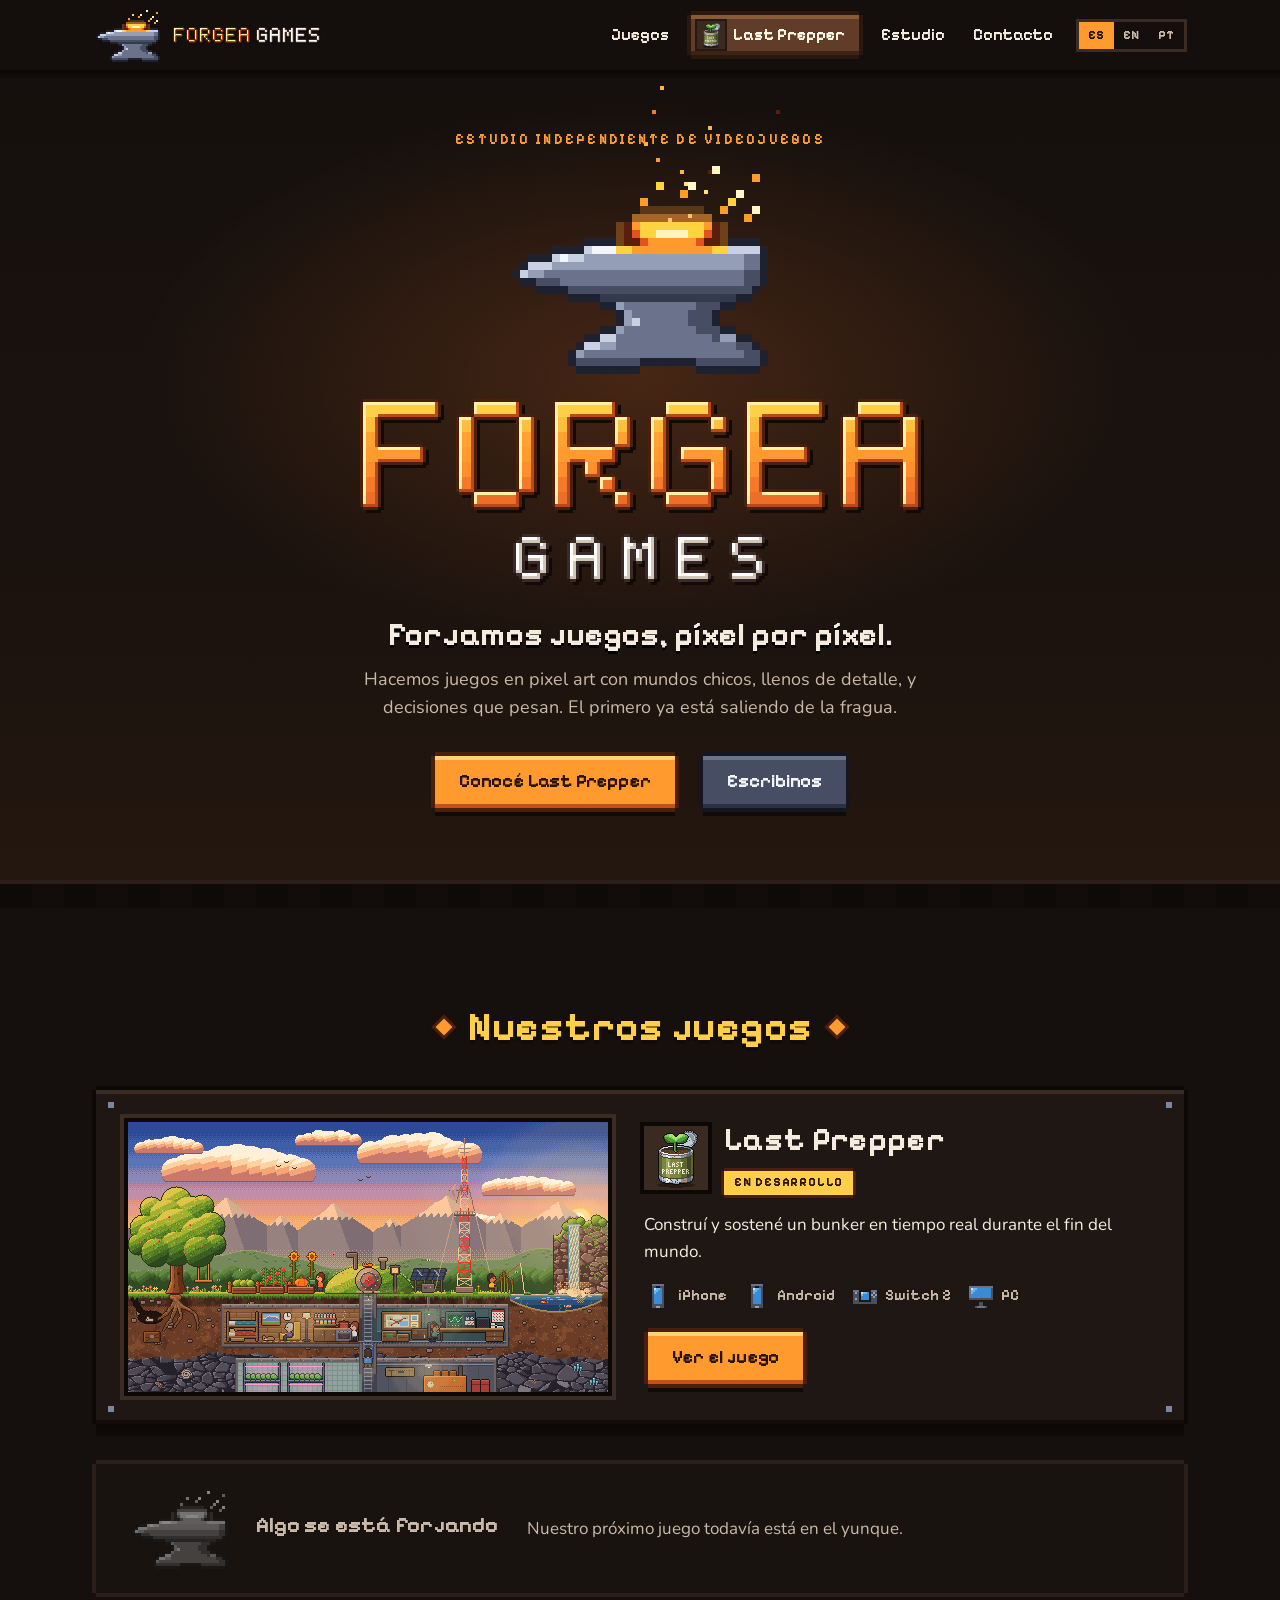
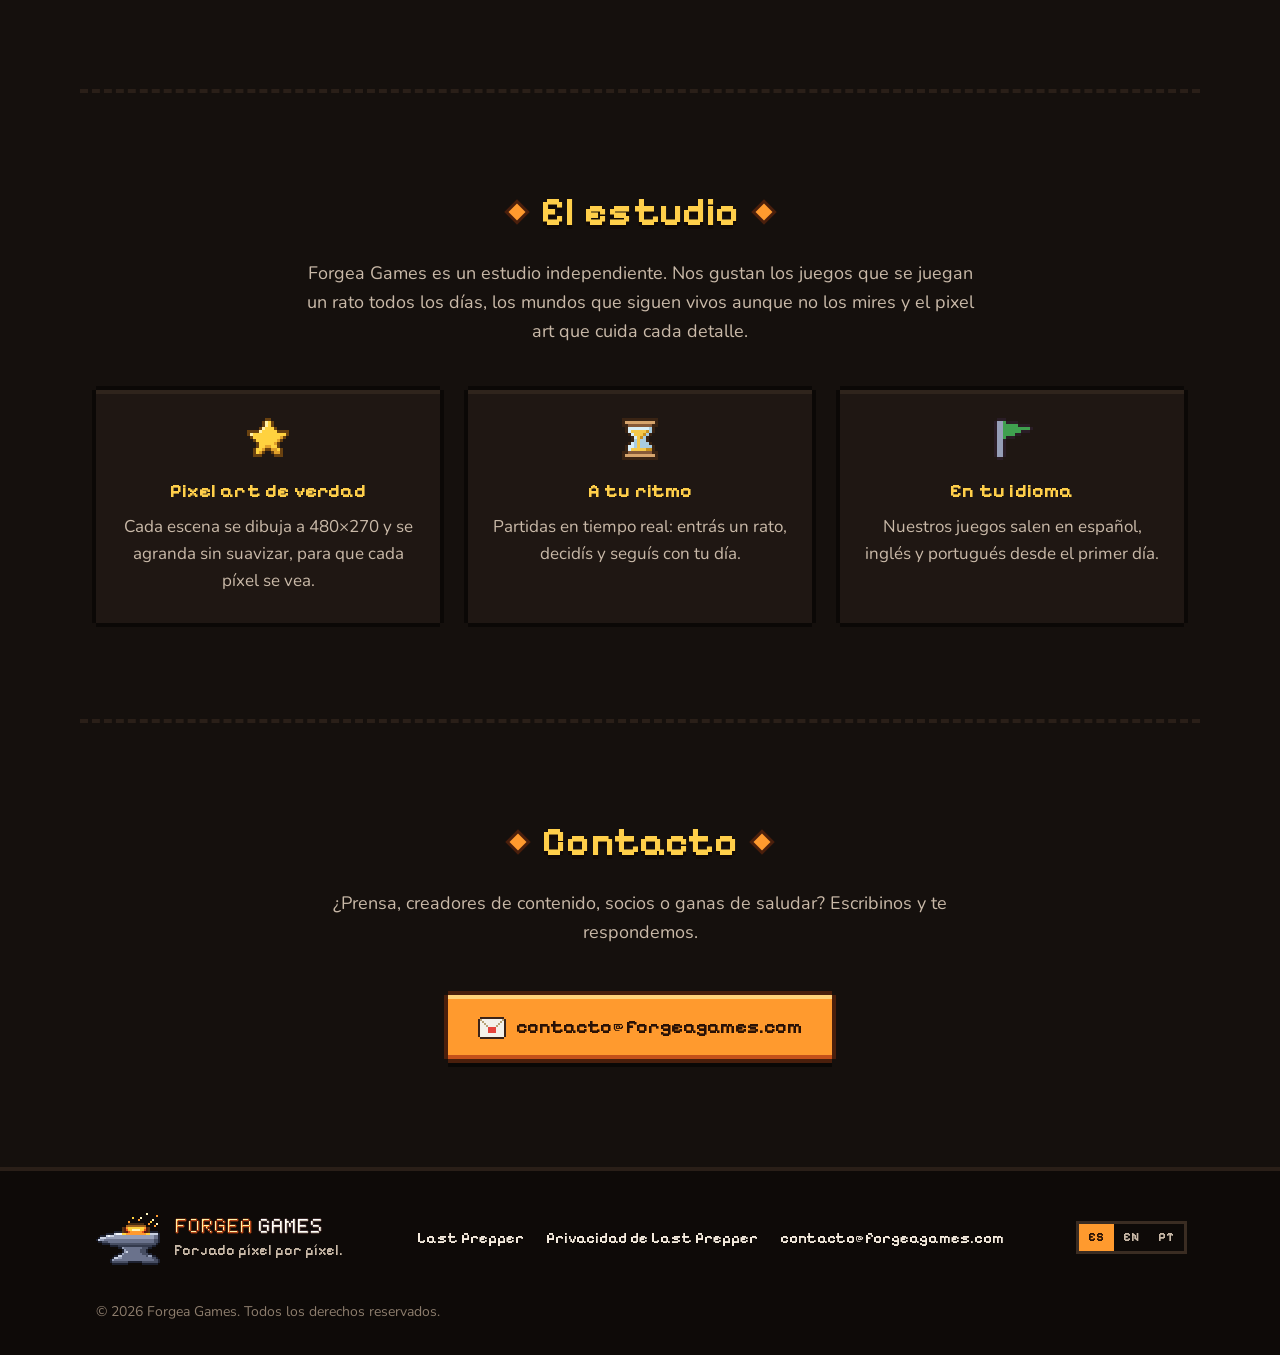
<file: index.html>
<!doctype html>
<html lang="es-419">
<head>
<meta charset="utf-8">
<meta name="viewport" content="width=device-width, initial-scale=1">
<title>Forgea Games · Estudio independiente de videojuegos</title>
<meta name="description" content="Forgea Games es un estudio independiente de videojuegos en pixel art. Nuestro primer juego, Last Prepper, llega pronto a celulares, consola y PC.">
<link rel="canonical" href="https://forgeagames.com/">
<link rel="alternate" hreflang="es" href="https://forgeagames.com/">
<link rel="alternate" hreflang="en" href="https://forgeagames.com/en/">
<link rel="alternate" hreflang="pt-BR" href="https://forgeagames.com/pt/">
<link rel="alternate" hreflang="x-default" href="https://forgeagames.com/">
<meta property="og:type" content="website">
<meta property="og:site_name" content="Forgea Games">
<meta property="og:title" content="Forgea Games · Estudio independiente de videojuegos">
<meta property="og:description" content="Forgea Games es un estudio independiente de videojuegos en pixel art. Nuestro primer juego, Last Prepper, llega pronto a celulares, consola y PC.">
<meta property="og:url" content="https://forgeagames.com/">
<meta property="og:image" content="https://forgeagames.com/assets/img/og/forgea.png">
<meta property="og:image:width" content="1200">
<meta property="og:image:height" content="630">
<meta property="og:locale" content="es_LA">
<meta name="twitter:card" content="summary_large_image">
<meta name="theme-color" content="#15100d">
<link rel="icon" href="./assets/favicon.ico?v=51ffd962" sizes="32x32">
<link rel="icon" type="image/png" href="./assets/img/forgea/favicon-32.png?v=cf8dc2ad">
<link rel="apple-touch-icon" href="./assets/img/forgea/apple-touch-icon.png?v=81896b90">
<link rel="manifest" href="./site.webmanifest">
<link rel="preload" href="./assets/fonts/bunker-pixel-700.woff2?v=e2ce16b4" as="font" type="font/woff2" crossorigin>
<link rel="stylesheet" href="./assets/css/sitio.css?v=f7527b26">
<script>document.documentElement.classList.add('js')</script>
<script type="application/ld+json">{"@context": "https://schema.org", "@type": "Organization", "name": "Forgea Games", "url": "https://forgeagames.com/", "logo": "https://forgeagames.com/assets/img/forgea/icon-512.png", "email": "contacto@forgeagames.com"}</script>
</head>
<body class="pagina-inicio">
<a class="saltar" href="#contenido">Saltar al contenido</a>
<header class="cabecera">
  <div class="cabecera__in">
    <a class="marca" href="./">
      <img class="marca__yunque" src="./assets/img/forgea/yunque.png?v=7bada921" width="64" height="54" alt="">
      <img class="marca__texto" src="./assets/img/forgea/logo-linea.png?v=d638ceb3" width="149" height="18" alt="Forgea Games">
    </a>
    <button class="menu-boton" type="button" aria-expanded="false" aria-controls="menu">
      <span class="menu-boton__barras" aria-hidden="true"></span>
      <span class="oculto">Menú</span>
    </button>
    <nav id="menu" class="menu" aria-label="Principal">
      <a class="menu__link" href="./#juegos">Juegos</a>
      <a class="menu__solapa" href="bunker/">
        <img src="./assets/img/bunker/icono-chico.png?v=d66072d7" width="28" height="28" alt="">
        <span>Last Prepper</span>
      </a>
      <a class="menu__link" href="./#estudio">Estudio</a>
      <a class="menu__link" href="./#contacto">Contacto</a>
      <div class="idiomas" role="group" aria-label="Idioma"><a href="./" hreflang="es" lang="es-419" title="Español" aria-current="true">ES</a><a href="en/" hreflang="en" lang="en" title="English">EN</a><a href="pt/" hreflang="pt-BR" lang="pt-BR" title="Português">PT</a></div>
    </nav>
  </div>
</header>
<main id="contenido">
<section class="forja" aria-labelledby="titulo-forgea">
  <canvas class="forja__chispas" aria-hidden="true"></canvas>
  <div class="forja__in">
    <p class="forja__etiqueta">Estudio independiente de videojuegos</p>
    <h1 id="titulo-forgea" class="forja__logo">
      <img class="forja__yunque pixel" src="./assets/img/forgea/yunque.png?v=7bada921" width="32" height="27" alt="">
      <img class="forja__nombre pixel" src="./assets/img/forgea/logo.png?v=f88aaccf" width="189" height="63" alt="Forgea Games">
    </h1>
    <p class="forja__lema">Forjamos juegos, píxel por píxel.</p>
    <p class="forja__texto">Hacemos juegos en pixel art con mundos chicos, llenos de detalle, y decisiones que pesan. El primero ya está saliendo de la fragua.</p>
    <div class="botones">
      <a class="boton boton--fuego" href="bunker/">Conocé Last Prepper</a>
      <a class="boton boton--acero" href="#contacto">Escribinos</a>
    </div>
  </div>
</section>

<section id="juegos" class="seccion" aria-labelledby="titulo-juegos">
  <h2 id="titulo-juegos" class="seccion__titulo">Nuestros juegos</h2>
  <div class="juegos">
    <article class="juego placa" aria-labelledby="nombre-bunker">
      <a class="juego__arte" href="bunker/" tabindex="-1" aria-hidden="true">
        <img class="pixel" src="./assets/img/bunker/momento-tarde.webp?v=a9194ed6" width="480" height="270" alt="" loading="lazy">
      </a>
      <div class="juego__info">
        <div class="juego__cabeza">
          <img class="juego__icono pixel" src="./assets/img/bunker/icono.png?v=f61abbee" width="64" height="64" alt="">
          <div>
            <h3 id="nombre-bunker" class="juego__nombre"><a href="bunker/">Last Prepper</a></h3>
            <p class="chip">En desarrollo</p>
          </div>
        </div>
        <p class="juego__texto">Construí y sostené un bunker en tiempo real durante el fin del mundo.</p>
        <ul class="juego__plataformas" aria-label="Plataformas">
          <li><img class="pixel" src="./assets/img/iconos/celular.png?v=62408f37" width="28" height="28" alt="">iPhone</li>
          <li><img class="pixel" src="./assets/img/iconos/celular.png?v=62408f37" width="28" height="28" alt="">Android</li>
          <li><img class="pixel" src="./assets/img/iconos/consola.png?v=cbda103f" width="28" height="28" alt="">Switch 2</li>
          <li><img class="pixel" src="./assets/img/iconos/pc.png?v=836e773e" width="28" height="28" alt="">PC</li>
        </ul>
        <a class="boton boton--fuego" href="bunker/">Ver el juego</a>
      </div>
    </article>
    <article class="juego juego--proximo placa placa--apagada" aria-labelledby="titulo-proximo">
      <img class="juego__yunque pixel" src="./assets/img/forgea/yunque.png?v=7bada921" width="32" height="27" alt="">
      <h3 id="titulo-proximo" class="juego__nombre">Algo se está forjando</h3>
      <p>Nuestro próximo juego todavía está en el yunque.</p>
    </article>
  </div>
</section>

<section id="estudio" class="seccion seccion--estudio" aria-labelledby="titulo-estudio">
  <h2 id="titulo-estudio" class="seccion__titulo">El estudio</h2>
  <p class="seccion__intro">Forgea Games es un estudio independiente. Nos gustan los juegos que se juegan un rato todos los días, los mundos que siguen vivos aunque no los mires y el pixel art que cuida cada detalle.</p>
  <ul class="pilares">
    <li class="pilar">
      <img class="pixel" src="./assets/img/iconos/estrella.png?v=aeb5903c" width="42" height="42" alt="">
      <h3>Pixel art de verdad</h3>
      <p>Cada escena se dibuja a 480×270 y se agranda sin suavizar, para que cada píxel se vea.</p>
    </li>
    <li class="pilar">
      <img class="pixel" src="./assets/img/iconos/reloj_arena.png?v=284cdc92" width="42" height="42" alt="">
      <h3>A tu ritmo</h3>
      <p>Partidas en tiempo real: entrás un rato, decidís y seguís con tu día.</p>
    </li>
    <li class="pilar">
      <img class="pixel" src="./assets/img/iconos/bandera.png?v=748ab055" width="42" height="42" alt="">
      <h3>En tu idioma</h3>
      <p>Nuestros juegos salen en español, inglés y portugués desde el primer día.</p>
    </li>
  </ul>
</section>

<section id="contacto" class="seccion seccion--contacto" aria-labelledby="titulo-contacto">
  <h2 id="titulo-contacto" class="seccion__titulo">Contacto</h2>
  <p class="seccion__intro">¿Prensa, creadores de contenido, socios o ganas de saludar? Escribinos y te respondemos.</p>
  <p class="contacto">
    <a class="boton boton--fuego boton--grande" href="mailto:contacto@forgeagames.com">
      <img class="pixel" src="./assets/img/iconos/carta.png?v=d3235bd9" width="28" height="28" alt="">contacto@forgeagames.com
    </a>
  </p>
</section>

</main>
<footer class="pie">
  <div class="pie__in">
    <div class="pie__marca">
      <img src="./assets/img/forgea/yunque.png?v=7bada921" width="64" height="54" alt="">
      <div>
        <img src="./assets/img/forgea/logo-linea.png?v=d638ceb3" width="149" height="18" alt="Forgea Games">
        <p>Forjado píxel por píxel.</p>
      </div>
    </div>
    <nav class="pie__links" aria-label="Enlaces">
      <a href="bunker/">Last Prepper</a>
      <a href="bunker/privacidad/">Privacidad de Last Prepper</a>
      <a href="mailto:contacto@forgeagames.com">contacto@forgeagames.com</a>
    </nav>
    <div class="idiomas idiomas--pie" role="group" aria-label="Idioma"><a href="./" hreflang="es" lang="es-419" title="Español" aria-current="true">ES</a><a href="en/" hreflang="en" lang="en" title="English">EN</a><a href="pt/" hreflang="pt-BR" lang="pt-BR" title="Português">PT</a></div>
  </div>
  <p class="pie__legal">© 2026 Forgea Games. Todos los derechos reservados.</p>
</footer>
<script src="./assets/js/sitio.js?v=b1e569f9" defer></script>
</body>
</html>
</file>
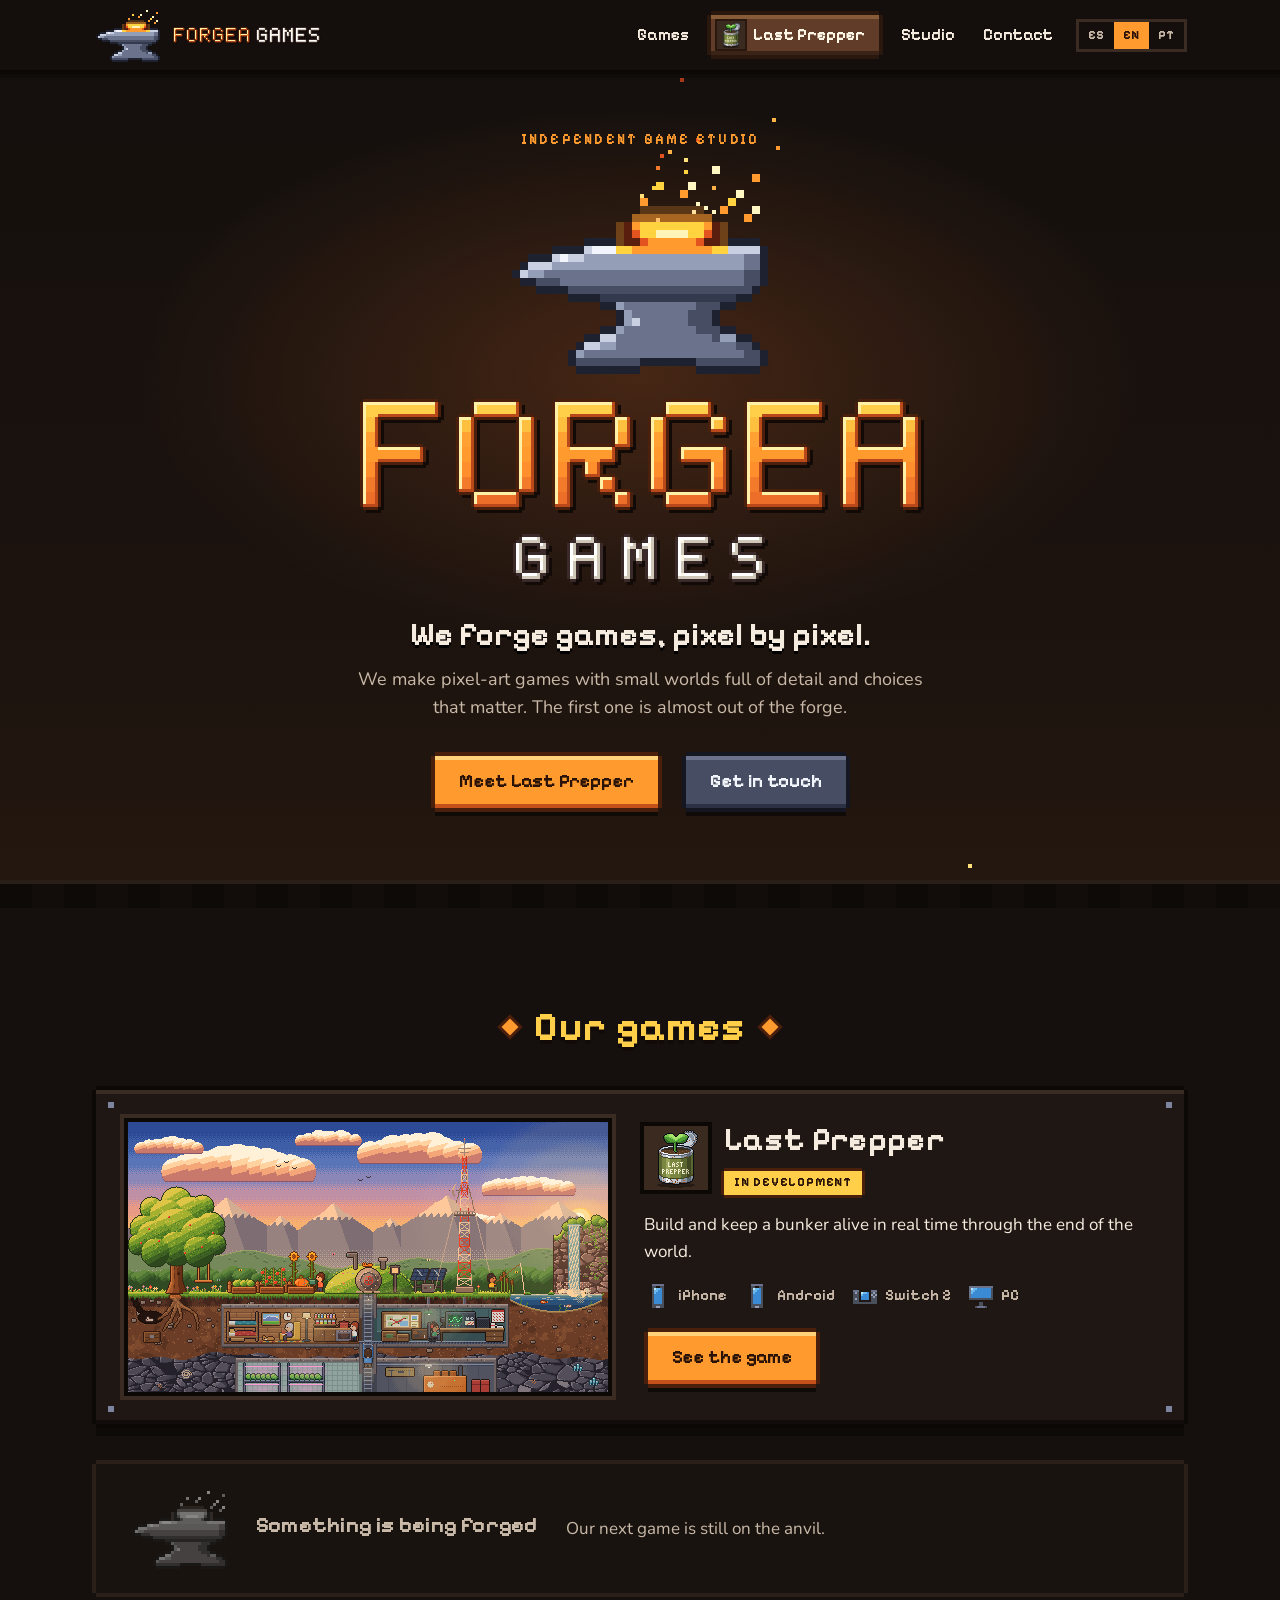
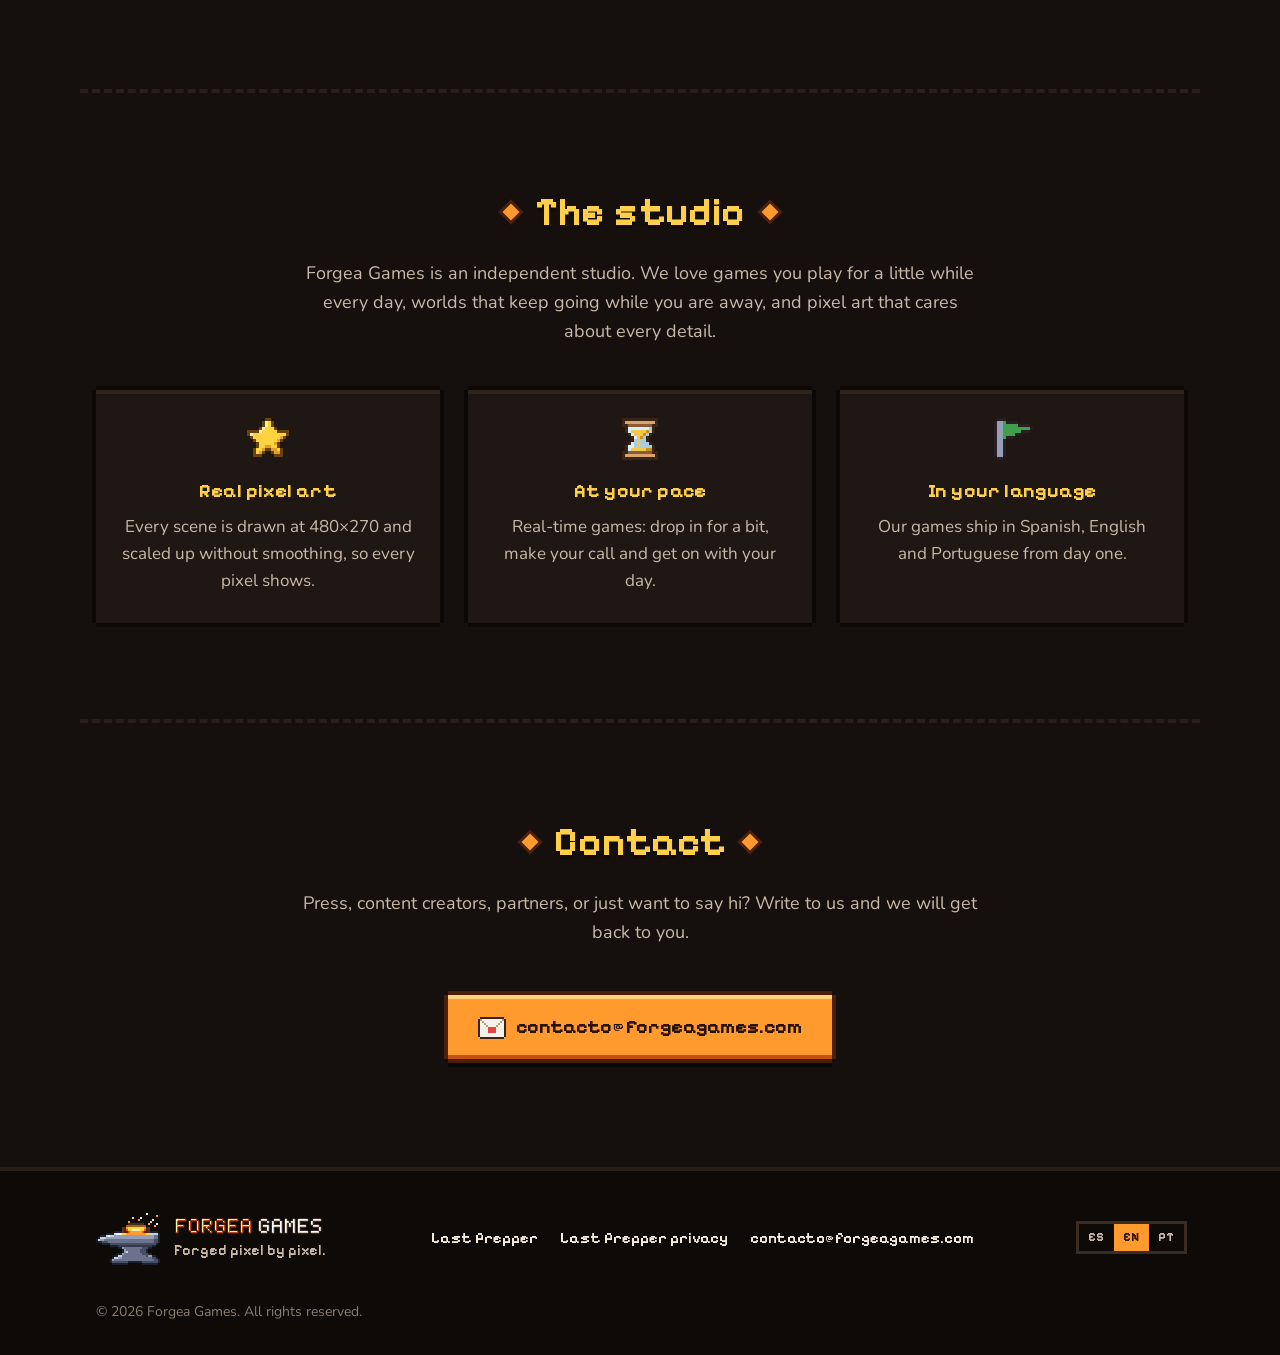
<file: en/index.html>
<!doctype html>
<html lang="en">
<head>
<meta charset="utf-8">
<meta name="viewport" content="width=device-width, initial-scale=1">
<title>Forgea Games · Independent game studio</title>
<meta name="description" content="Forgea Games is an independent pixel-art game studio. Our first game, Last Prepper, is coming soon to phones, console and PC.">
<link rel="canonical" href="https://forgeagames.com/en/">
<link rel="alternate" hreflang="es" href="https://forgeagames.com/">
<link rel="alternate" hreflang="en" href="https://forgeagames.com/en/">
<link rel="alternate" hreflang="pt-BR" href="https://forgeagames.com/pt/">
<link rel="alternate" hreflang="x-default" href="https://forgeagames.com/">
<meta property="og:type" content="website">
<meta property="og:site_name" content="Forgea Games">
<meta property="og:title" content="Forgea Games · Independent game studio">
<meta property="og:description" content="Forgea Games is an independent pixel-art game studio. Our first game, Last Prepper, is coming soon to phones, console and PC.">
<meta property="og:url" content="https://forgeagames.com/en/">
<meta property="og:image" content="https://forgeagames.com/assets/img/og/forgea.png">
<meta property="og:image:width" content="1200">
<meta property="og:image:height" content="630">
<meta property="og:locale" content="en_US">
<meta name="twitter:card" content="summary_large_image">
<meta name="theme-color" content="#15100d">
<link rel="icon" href="../assets/favicon.ico?v=51ffd962" sizes="32x32">
<link rel="icon" type="image/png" href="../assets/img/forgea/favicon-32.png?v=cf8dc2ad">
<link rel="apple-touch-icon" href="../assets/img/forgea/apple-touch-icon.png?v=81896b90">
<link rel="manifest" href="../site.webmanifest">
<link rel="preload" href="../assets/fonts/bunker-pixel-700.woff2?v=e2ce16b4" as="font" type="font/woff2" crossorigin>
<link rel="stylesheet" href="../assets/css/sitio.css?v=f7527b26">
<script>document.documentElement.classList.add('js')</script>
<script type="application/ld+json">{"@context": "https://schema.org", "@type": "Organization", "name": "Forgea Games", "url": "https://forgeagames.com/", "logo": "https://forgeagames.com/assets/img/forgea/icon-512.png", "email": "contacto@forgeagames.com"}</script>
</head>
<body class="pagina-inicio">
<a class="saltar" href="#contenido">Skip to content</a>
<header class="cabecera">
  <div class="cabecera__in">
    <a class="marca" href="./">
      <img class="marca__yunque" src="../assets/img/forgea/yunque.png?v=7bada921" width="64" height="54" alt="">
      <img class="marca__texto" src="../assets/img/forgea/logo-linea.png?v=d638ceb3" width="149" height="18" alt="Forgea Games">
    </a>
    <button class="menu-boton" type="button" aria-expanded="false" aria-controls="menu">
      <span class="menu-boton__barras" aria-hidden="true"></span>
      <span class="oculto">Menu</span>
    </button>
    <nav id="menu" class="menu" aria-label="Main">
      <a class="menu__link" href="./#juegos">Games</a>
      <a class="menu__solapa" href="bunker/">
        <img src="../assets/img/bunker/icono-chico.png?v=d66072d7" width="28" height="28" alt="">
        <span>Last Prepper</span>
      </a>
      <a class="menu__link" href="./#estudio">Studio</a>
      <a class="menu__link" href="./#contacto">Contact</a>
      <div class="idiomas" role="group" aria-label="Language"><a href="../" hreflang="es" lang="es-419" title="Español">ES</a><a href="./" hreflang="en" lang="en" title="English" aria-current="true">EN</a><a href="../pt/" hreflang="pt-BR" lang="pt-BR" title="Português">PT</a></div>
    </nav>
  </div>
</header>
<main id="contenido">
<section class="forja" aria-labelledby="titulo-forgea">
  <canvas class="forja__chispas" aria-hidden="true"></canvas>
  <div class="forja__in">
    <p class="forja__etiqueta">Independent game studio</p>
    <h1 id="titulo-forgea" class="forja__logo">
      <img class="forja__yunque pixel" src="../assets/img/forgea/yunque.png?v=7bada921" width="32" height="27" alt="">
      <img class="forja__nombre pixel" src="../assets/img/forgea/logo.png?v=f88aaccf" width="189" height="63" alt="Forgea Games">
    </h1>
    <p class="forja__lema">We forge games, pixel by pixel.</p>
    <p class="forja__texto">We make pixel-art games with small worlds full of detail and choices that matter. The first one is almost out of the forge.</p>
    <div class="botones">
      <a class="boton boton--fuego" href="bunker/">Meet Last Prepper</a>
      <a class="boton boton--acero" href="#contacto">Get in touch</a>
    </div>
  </div>
</section>

<section id="juegos" class="seccion" aria-labelledby="titulo-juegos">
  <h2 id="titulo-juegos" class="seccion__titulo">Our games</h2>
  <div class="juegos">
    <article class="juego placa" aria-labelledby="nombre-bunker">
      <a class="juego__arte" href="bunker/" tabindex="-1" aria-hidden="true">
        <img class="pixel" src="../assets/img/bunker/momento-tarde.webp?v=a9194ed6" width="480" height="270" alt="" loading="lazy">
      </a>
      <div class="juego__info">
        <div class="juego__cabeza">
          <img class="juego__icono pixel" src="../assets/img/bunker/icono.png?v=f61abbee" width="64" height="64" alt="">
          <div>
            <h3 id="nombre-bunker" class="juego__nombre"><a href="bunker/">Last Prepper</a></h3>
            <p class="chip">In development</p>
          </div>
        </div>
        <p class="juego__texto">Build and keep a bunker alive in real time through the end of the world.</p>
        <ul class="juego__plataformas" aria-label="Platforms">
          <li><img class="pixel" src="../assets/img/iconos/celular.png?v=62408f37" width="28" height="28" alt="">iPhone</li>
          <li><img class="pixel" src="../assets/img/iconos/celular.png?v=62408f37" width="28" height="28" alt="">Android</li>
          <li><img class="pixel" src="../assets/img/iconos/consola.png?v=cbda103f" width="28" height="28" alt="">Switch 2</li>
          <li><img class="pixel" src="../assets/img/iconos/pc.png?v=836e773e" width="28" height="28" alt="">PC</li>
        </ul>
        <a class="boton boton--fuego" href="bunker/">See the game</a>
      </div>
    </article>
    <article class="juego juego--proximo placa placa--apagada" aria-labelledby="titulo-proximo">
      <img class="juego__yunque pixel" src="../assets/img/forgea/yunque.png?v=7bada921" width="32" height="27" alt="">
      <h3 id="titulo-proximo" class="juego__nombre">Something is being forged</h3>
      <p>Our next game is still on the anvil.</p>
    </article>
  </div>
</section>

<section id="estudio" class="seccion seccion--estudio" aria-labelledby="titulo-estudio">
  <h2 id="titulo-estudio" class="seccion__titulo">The studio</h2>
  <p class="seccion__intro">Forgea Games is an independent studio. We love games you play for a little while every day, worlds that keep going while you are away, and pixel art that cares about every detail.</p>
  <ul class="pilares">
    <li class="pilar">
      <img class="pixel" src="../assets/img/iconos/estrella.png?v=aeb5903c" width="42" height="42" alt="">
      <h3>Real pixel art</h3>
      <p>Every scene is drawn at 480×270 and scaled up without smoothing, so every pixel shows.</p>
    </li>
    <li class="pilar">
      <img class="pixel" src="../assets/img/iconos/reloj_arena.png?v=284cdc92" width="42" height="42" alt="">
      <h3>At your pace</h3>
      <p>Real-time games: drop in for a bit, make your call and get on with your day.</p>
    </li>
    <li class="pilar">
      <img class="pixel" src="../assets/img/iconos/bandera.png?v=748ab055" width="42" height="42" alt="">
      <h3>In your language</h3>
      <p>Our games ship in Spanish, English and Portuguese from day one.</p>
    </li>
  </ul>
</section>

<section id="contacto" class="seccion seccion--contacto" aria-labelledby="titulo-contacto">
  <h2 id="titulo-contacto" class="seccion__titulo">Contact</h2>
  <p class="seccion__intro">Press, content creators, partners, or just want to say hi? Write to us and we will get back to you.</p>
  <p class="contacto">
    <a class="boton boton--fuego boton--grande" href="mailto:contacto@forgeagames.com">
      <img class="pixel" src="../assets/img/iconos/carta.png?v=d3235bd9" width="28" height="28" alt="">contacto@forgeagames.com
    </a>
  </p>
</section>

</main>
<footer class="pie">
  <div class="pie__in">
    <div class="pie__marca">
      <img src="../assets/img/forgea/yunque.png?v=7bada921" width="64" height="54" alt="">
      <div>
        <img src="../assets/img/forgea/logo-linea.png?v=d638ceb3" width="149" height="18" alt="Forgea Games">
        <p>Forged pixel by pixel.</p>
      </div>
    </div>
    <nav class="pie__links" aria-label="Links">
      <a href="bunker/">Last Prepper</a>
      <a href="bunker/privacy/">Last Prepper privacy</a>
      <a href="mailto:contacto@forgeagames.com">contacto@forgeagames.com</a>
    </nav>
    <div class="idiomas idiomas--pie" role="group" aria-label="Language"><a href="../" hreflang="es" lang="es-419" title="Español">ES</a><a href="./" hreflang="en" lang="en" title="English" aria-current="true">EN</a><a href="../pt/" hreflang="pt-BR" lang="pt-BR" title="Português">PT</a></div>
  </div>
  <p class="pie__legal">© 2026 Forgea Games. All rights reserved.</p>
</footer>
<script src="../assets/js/sitio.js?v=b1e569f9" defer></script>
</body>
</html>
</file>
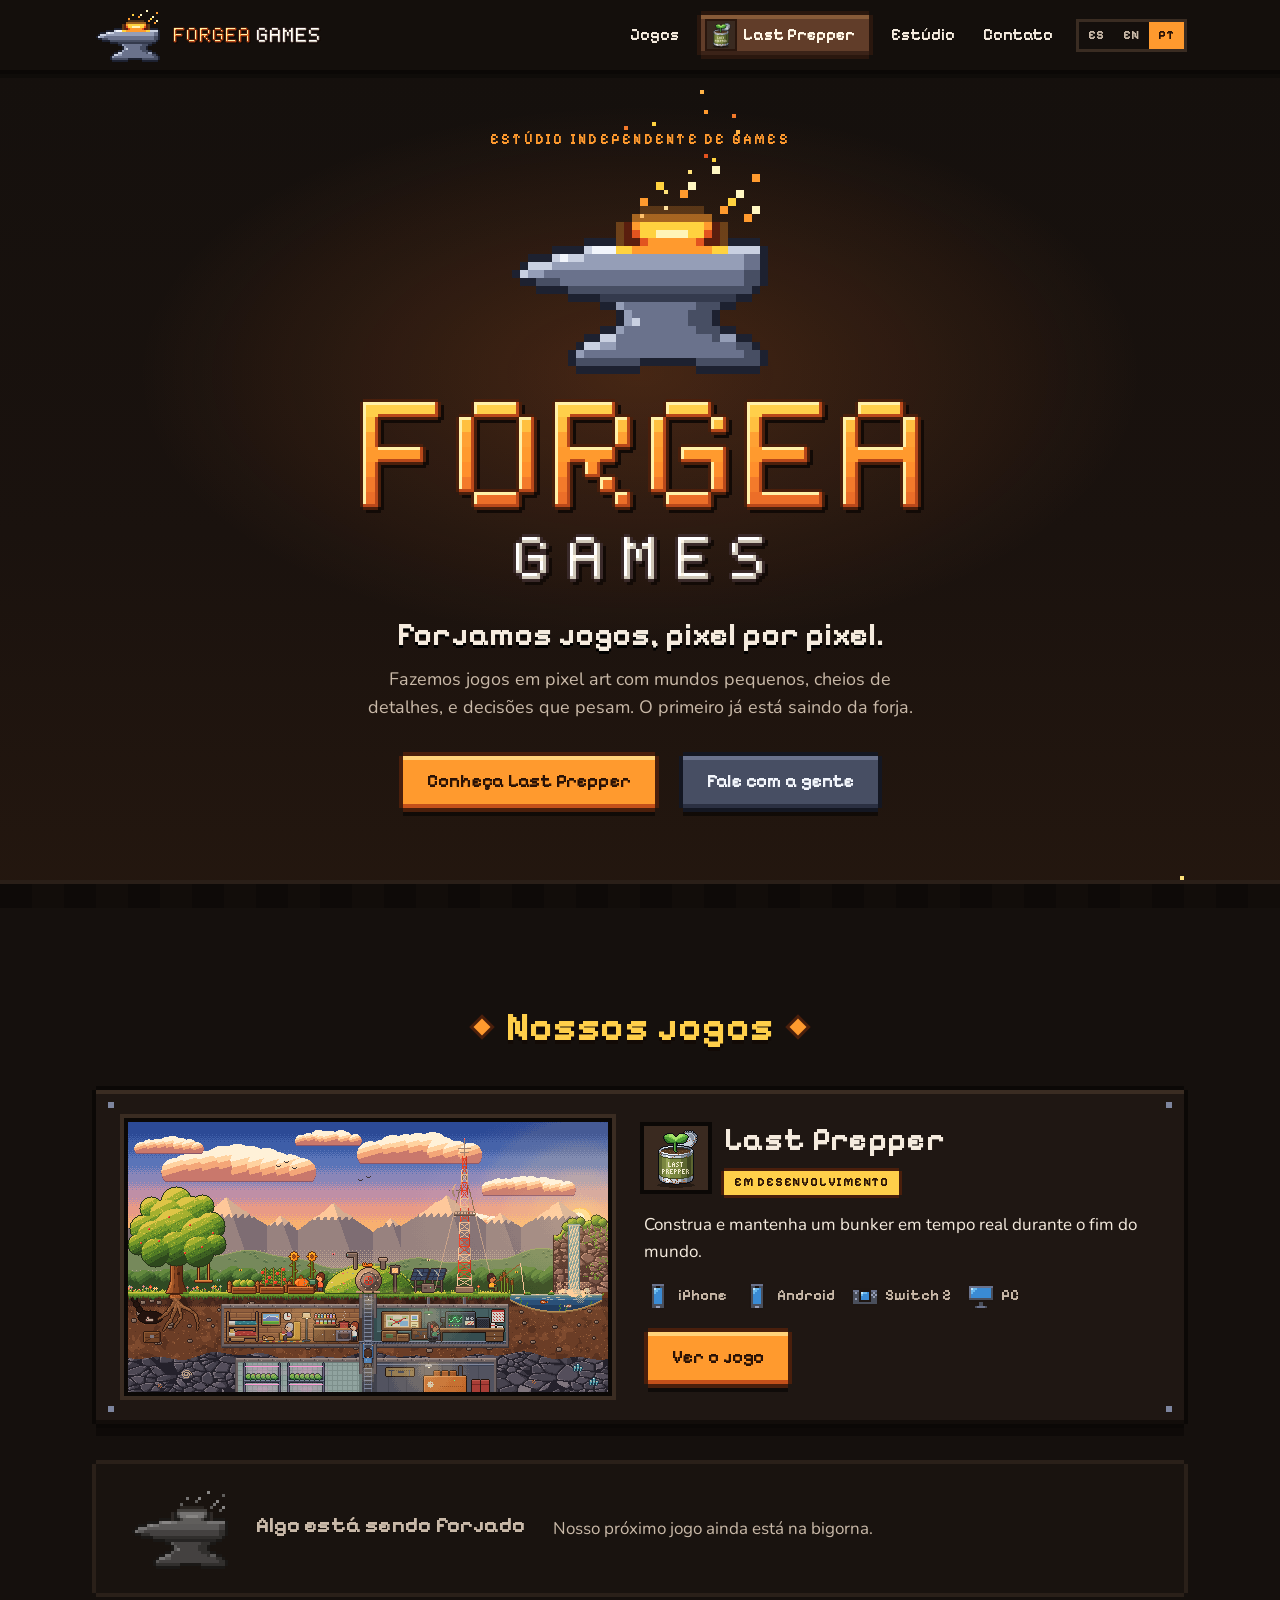
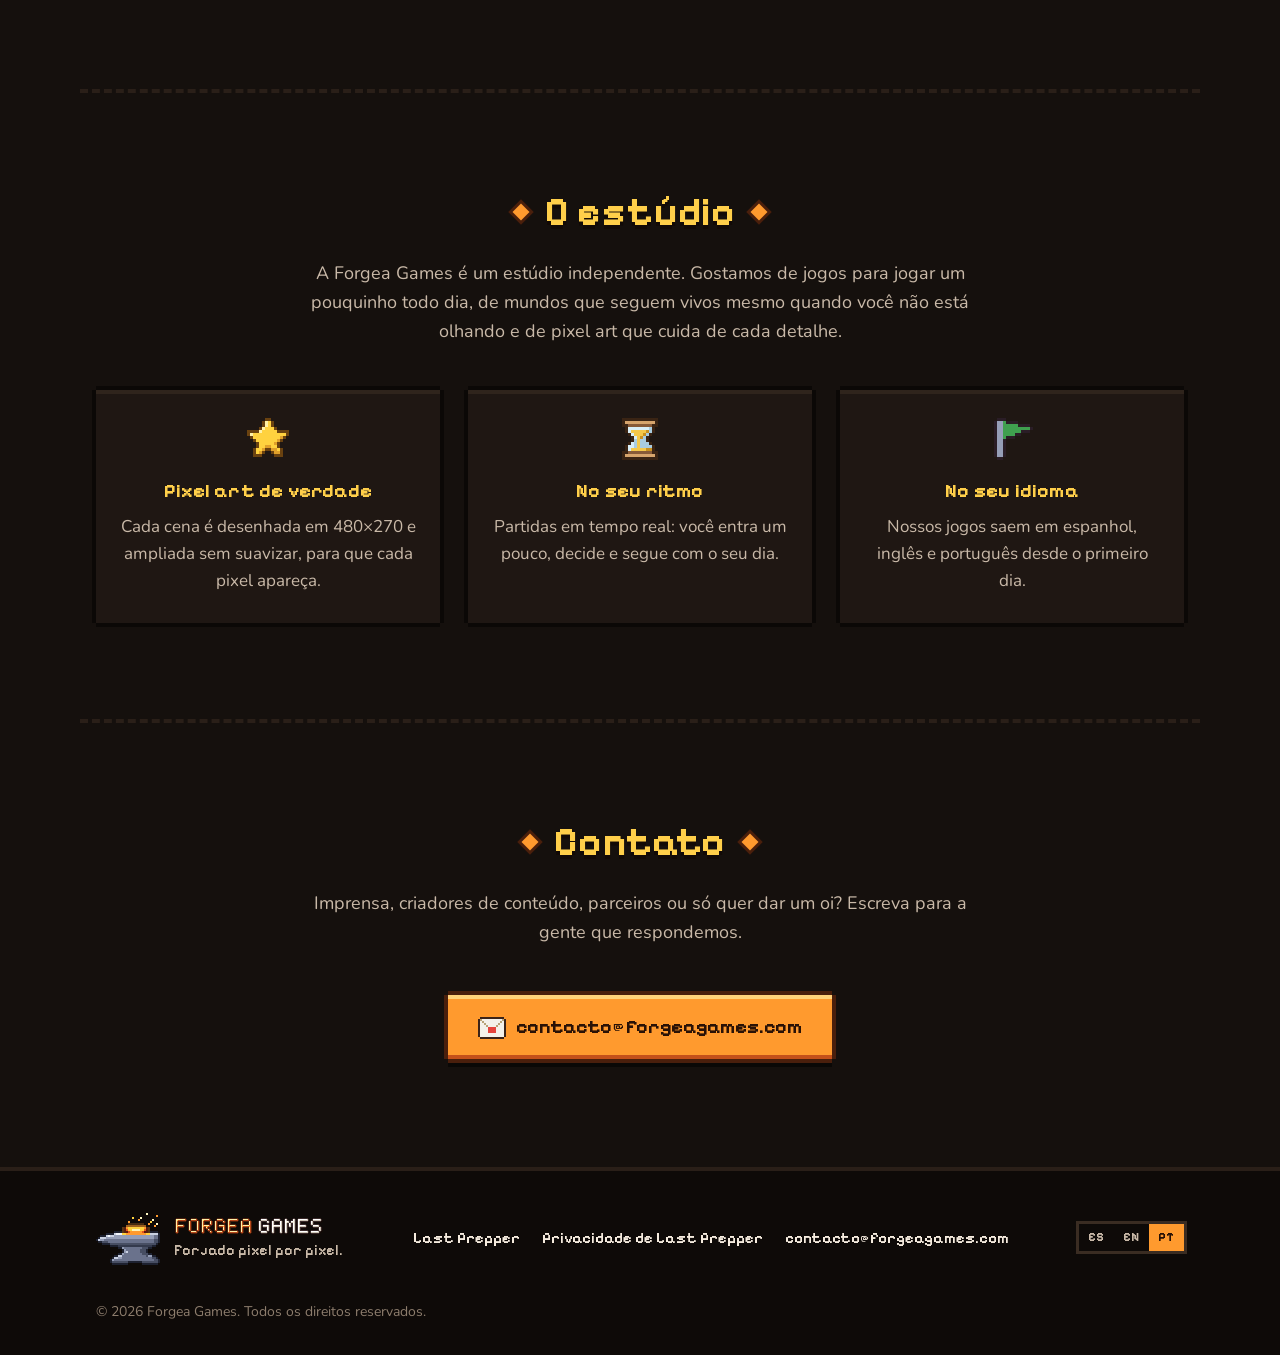
<file: pt/index.html>
<!doctype html>
<html lang="pt-BR">
<head>
<meta charset="utf-8">
<meta name="viewport" content="width=device-width, initial-scale=1">
<title>Forgea Games · Estúdio independente de games</title>
<meta name="description" content="A Forgea Games é um estúdio independente de jogos em pixel art. Nosso primeiro jogo, Last Prepper, chega em breve a celulares, console e PC.">
<link rel="canonical" href="https://forgeagames.com/pt/">
<link rel="alternate" hreflang="es" href="https://forgeagames.com/">
<link rel="alternate" hreflang="en" href="https://forgeagames.com/en/">
<link rel="alternate" hreflang="pt-BR" href="https://forgeagames.com/pt/">
<link rel="alternate" hreflang="x-default" href="https://forgeagames.com/">
<meta property="og:type" content="website">
<meta property="og:site_name" content="Forgea Games">
<meta property="og:title" content="Forgea Games · Estúdio independente de games">
<meta property="og:description" content="A Forgea Games é um estúdio independente de jogos em pixel art. Nosso primeiro jogo, Last Prepper, chega em breve a celulares, console e PC.">
<meta property="og:url" content="https://forgeagames.com/pt/">
<meta property="og:image" content="https://forgeagames.com/assets/img/og/forgea.png">
<meta property="og:image:width" content="1200">
<meta property="og:image:height" content="630">
<meta property="og:locale" content="pt_BR">
<meta name="twitter:card" content="summary_large_image">
<meta name="theme-color" content="#15100d">
<link rel="icon" href="../assets/favicon.ico?v=51ffd962" sizes="32x32">
<link rel="icon" type="image/png" href="../assets/img/forgea/favicon-32.png?v=cf8dc2ad">
<link rel="apple-touch-icon" href="../assets/img/forgea/apple-touch-icon.png?v=81896b90">
<link rel="manifest" href="../site.webmanifest">
<link rel="preload" href="../assets/fonts/bunker-pixel-700.woff2?v=e2ce16b4" as="font" type="font/woff2" crossorigin>
<link rel="stylesheet" href="../assets/css/sitio.css?v=f7527b26">
<script>document.documentElement.classList.add('js')</script>
<script type="application/ld+json">{"@context": "https://schema.org", "@type": "Organization", "name": "Forgea Games", "url": "https://forgeagames.com/", "logo": "https://forgeagames.com/assets/img/forgea/icon-512.png", "email": "contacto@forgeagames.com"}</script>
</head>
<body class="pagina-inicio">
<a class="saltar" href="#contenido">Pular para o conteúdo</a>
<header class="cabecera">
  <div class="cabecera__in">
    <a class="marca" href="./">
      <img class="marca__yunque" src="../assets/img/forgea/yunque.png?v=7bada921" width="64" height="54" alt="">
      <img class="marca__texto" src="../assets/img/forgea/logo-linea.png?v=d638ceb3" width="149" height="18" alt="Forgea Games">
    </a>
    <button class="menu-boton" type="button" aria-expanded="false" aria-controls="menu">
      <span class="menu-boton__barras" aria-hidden="true"></span>
      <span class="oculto">Menu</span>
    </button>
    <nav id="menu" class="menu" aria-label="Principal">
      <a class="menu__link" href="./#juegos">Jogos</a>
      <a class="menu__solapa" href="bunker/">
        <img src="../assets/img/bunker/icono-chico.png?v=d66072d7" width="28" height="28" alt="">
        <span>Last Prepper</span>
      </a>
      <a class="menu__link" href="./#estudio">Estúdio</a>
      <a class="menu__link" href="./#contacto">Contato</a>
      <div class="idiomas" role="group" aria-label="Idioma"><a href="../" hreflang="es" lang="es-419" title="Español">ES</a><a href="../en/" hreflang="en" lang="en" title="English">EN</a><a href="./" hreflang="pt-BR" lang="pt-BR" title="Português" aria-current="true">PT</a></div>
    </nav>
  </div>
</header>
<main id="contenido">
<section class="forja" aria-labelledby="titulo-forgea">
  <canvas class="forja__chispas" aria-hidden="true"></canvas>
  <div class="forja__in">
    <p class="forja__etiqueta">Estúdio independente de games</p>
    <h1 id="titulo-forgea" class="forja__logo">
      <img class="forja__yunque pixel" src="../assets/img/forgea/yunque.png?v=7bada921" width="32" height="27" alt="">
      <img class="forja__nombre pixel" src="../assets/img/forgea/logo.png?v=f88aaccf" width="189" height="63" alt="Forgea Games">
    </h1>
    <p class="forja__lema">Forjamos jogos, pixel por pixel.</p>
    <p class="forja__texto">Fazemos jogos em pixel art com mundos pequenos, cheios de detalhes, e decisões que pesam. O primeiro já está saindo da forja.</p>
    <div class="botones">
      <a class="boton boton--fuego" href="bunker/">Conheça Last Prepper</a>
      <a class="boton boton--acero" href="#contacto">Fale com a gente</a>
    </div>
  </div>
</section>

<section id="juegos" class="seccion" aria-labelledby="titulo-juegos">
  <h2 id="titulo-juegos" class="seccion__titulo">Nossos jogos</h2>
  <div class="juegos">
    <article class="juego placa" aria-labelledby="nombre-bunker">
      <a class="juego__arte" href="bunker/" tabindex="-1" aria-hidden="true">
        <img class="pixel" src="../assets/img/bunker/momento-tarde.webp?v=a9194ed6" width="480" height="270" alt="" loading="lazy">
      </a>
      <div class="juego__info">
        <div class="juego__cabeza">
          <img class="juego__icono pixel" src="../assets/img/bunker/icono.png?v=f61abbee" width="64" height="64" alt="">
          <div>
            <h3 id="nombre-bunker" class="juego__nombre"><a href="bunker/">Last Prepper</a></h3>
            <p class="chip">Em desenvolvimento</p>
          </div>
        </div>
        <p class="juego__texto">Construa e mantenha um bunker em tempo real durante o fim do mundo.</p>
        <ul class="juego__plataformas" aria-label="Plataformas">
          <li><img class="pixel" src="../assets/img/iconos/celular.png?v=62408f37" width="28" height="28" alt="">iPhone</li>
          <li><img class="pixel" src="../assets/img/iconos/celular.png?v=62408f37" width="28" height="28" alt="">Android</li>
          <li><img class="pixel" src="../assets/img/iconos/consola.png?v=cbda103f" width="28" height="28" alt="">Switch 2</li>
          <li><img class="pixel" src="../assets/img/iconos/pc.png?v=836e773e" width="28" height="28" alt="">PC</li>
        </ul>
        <a class="boton boton--fuego" href="bunker/">Ver o jogo</a>
      </div>
    </article>
    <article class="juego juego--proximo placa placa--apagada" aria-labelledby="titulo-proximo">
      <img class="juego__yunque pixel" src="../assets/img/forgea/yunque.png?v=7bada921" width="32" height="27" alt="">
      <h3 id="titulo-proximo" class="juego__nombre">Algo está sendo forjado</h3>
      <p>Nosso próximo jogo ainda está na bigorna.</p>
    </article>
  </div>
</section>

<section id="estudio" class="seccion seccion--estudio" aria-labelledby="titulo-estudio">
  <h2 id="titulo-estudio" class="seccion__titulo">O estúdio</h2>
  <p class="seccion__intro">A Forgea Games é um estúdio independente. Gostamos de jogos para jogar um pouquinho todo dia, de mundos que seguem vivos mesmo quando você não está olhando e de pixel art que cuida de cada detalhe.</p>
  <ul class="pilares">
    <li class="pilar">
      <img class="pixel" src="../assets/img/iconos/estrella.png?v=aeb5903c" width="42" height="42" alt="">
      <h3>Pixel art de verdade</h3>
      <p>Cada cena é desenhada em 480×270 e ampliada sem suavizar, para que cada pixel apareça.</p>
    </li>
    <li class="pilar">
      <img class="pixel" src="../assets/img/iconos/reloj_arena.png?v=284cdc92" width="42" height="42" alt="">
      <h3>No seu ritmo</h3>
      <p>Partidas em tempo real: você entra um pouco, decide e segue com o seu dia.</p>
    </li>
    <li class="pilar">
      <img class="pixel" src="../assets/img/iconos/bandera.png?v=748ab055" width="42" height="42" alt="">
      <h3>No seu idioma</h3>
      <p>Nossos jogos saem em espanhol, inglês e português desde o primeiro dia.</p>
    </li>
  </ul>
</section>

<section id="contacto" class="seccion seccion--contacto" aria-labelledby="titulo-contacto">
  <h2 id="titulo-contacto" class="seccion__titulo">Contato</h2>
  <p class="seccion__intro">Imprensa, criadores de conteúdo, parceiros ou só quer dar um oi? Escreva para a gente que respondemos.</p>
  <p class="contacto">
    <a class="boton boton--fuego boton--grande" href="mailto:contacto@forgeagames.com">
      <img class="pixel" src="../assets/img/iconos/carta.png?v=d3235bd9" width="28" height="28" alt="">contacto@forgeagames.com
    </a>
  </p>
</section>

</main>
<footer class="pie">
  <div class="pie__in">
    <div class="pie__marca">
      <img src="../assets/img/forgea/yunque.png?v=7bada921" width="64" height="54" alt="">
      <div>
        <img src="../assets/img/forgea/logo-linea.png?v=d638ceb3" width="149" height="18" alt="Forgea Games">
        <p>Forjado pixel por pixel.</p>
      </div>
    </div>
    <nav class="pie__links" aria-label="Links">
      <a href="bunker/">Last Prepper</a>
      <a href="bunker/privacidade/">Privacidade de Last Prepper</a>
      <a href="mailto:contacto@forgeagames.com">contacto@forgeagames.com</a>
    </nav>
    <div class="idiomas idiomas--pie" role="group" aria-label="Idioma"><a href="../" hreflang="es" lang="es-419" title="Español">ES</a><a href="../en/" hreflang="en" lang="en" title="English">EN</a><a href="./" hreflang="pt-BR" lang="pt-BR" title="Português" aria-current="true">PT</a></div>
  </div>
  <p class="pie__legal">© 2026 Forgea Games. Todos os direitos reservados.</p>
</footer>
<script src="../assets/js/sitio.js?v=b1e569f9" defer></script>
</body>
</html>
</file>
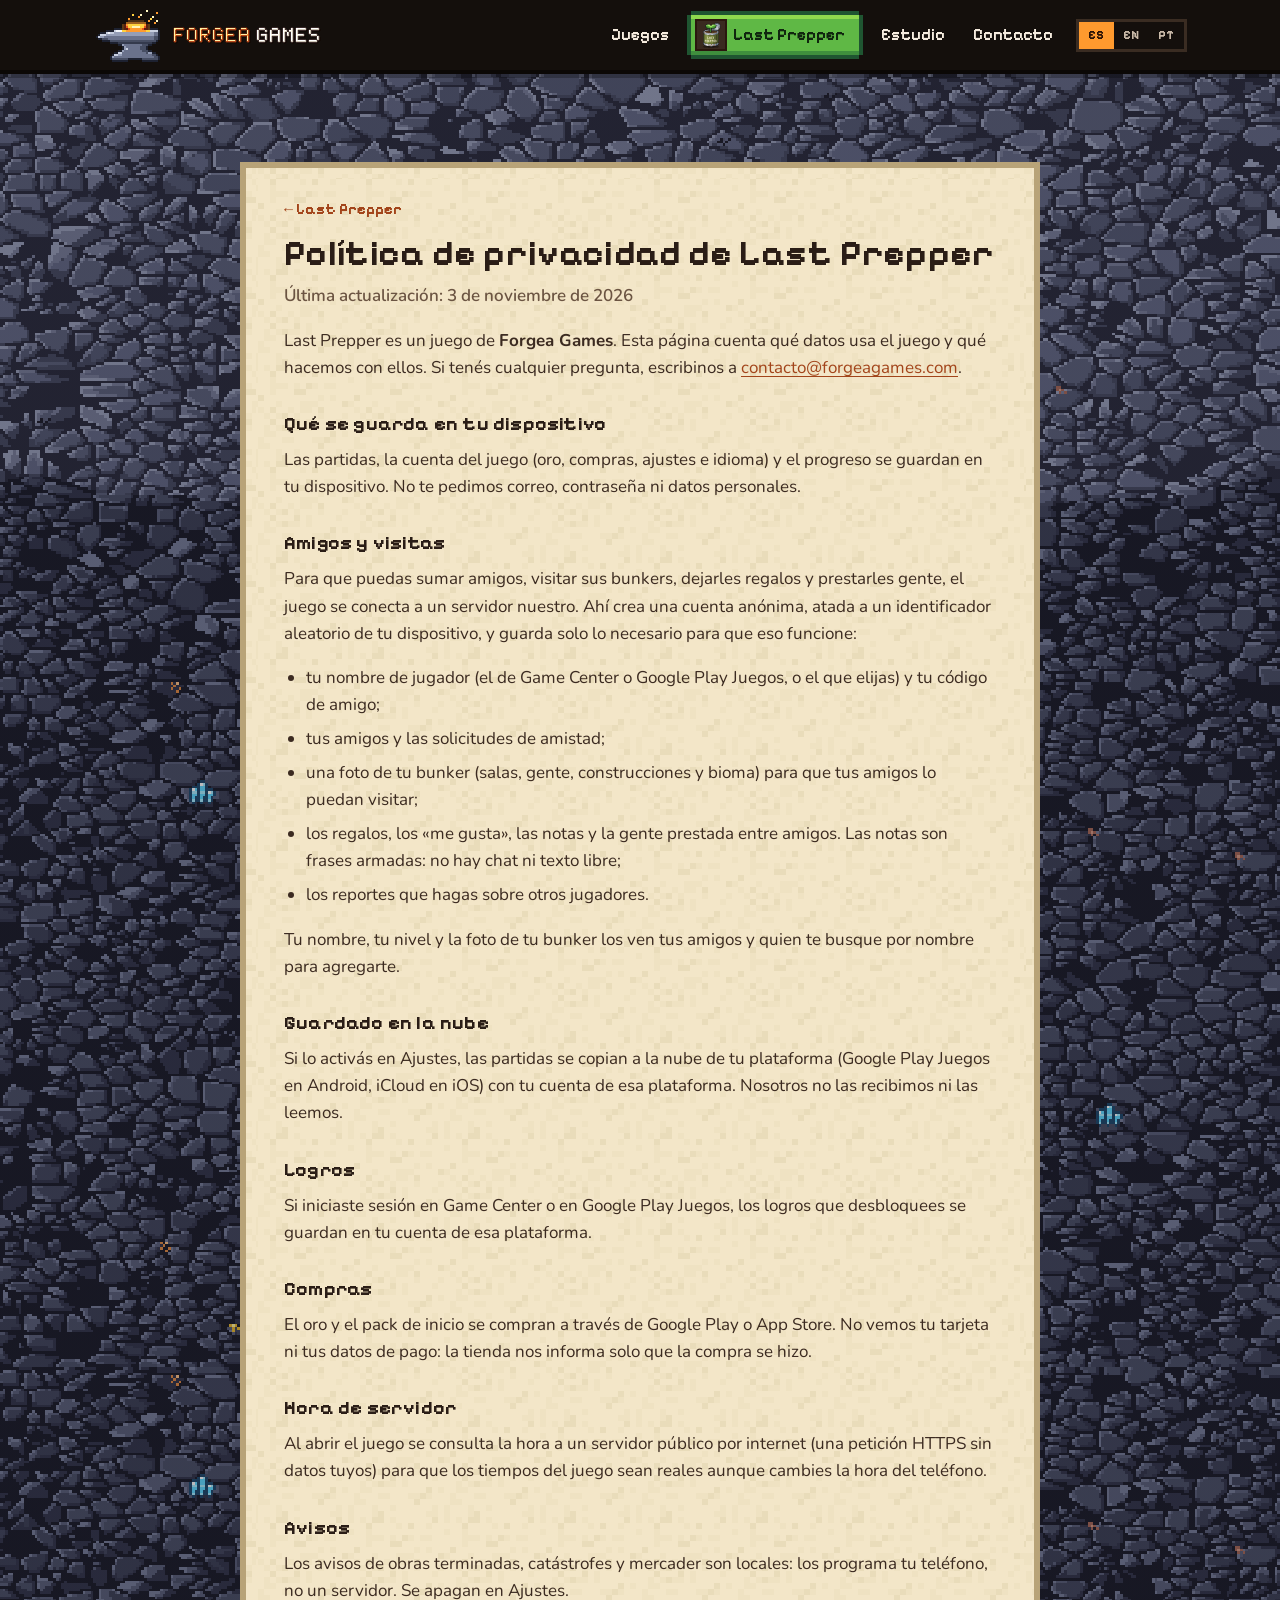
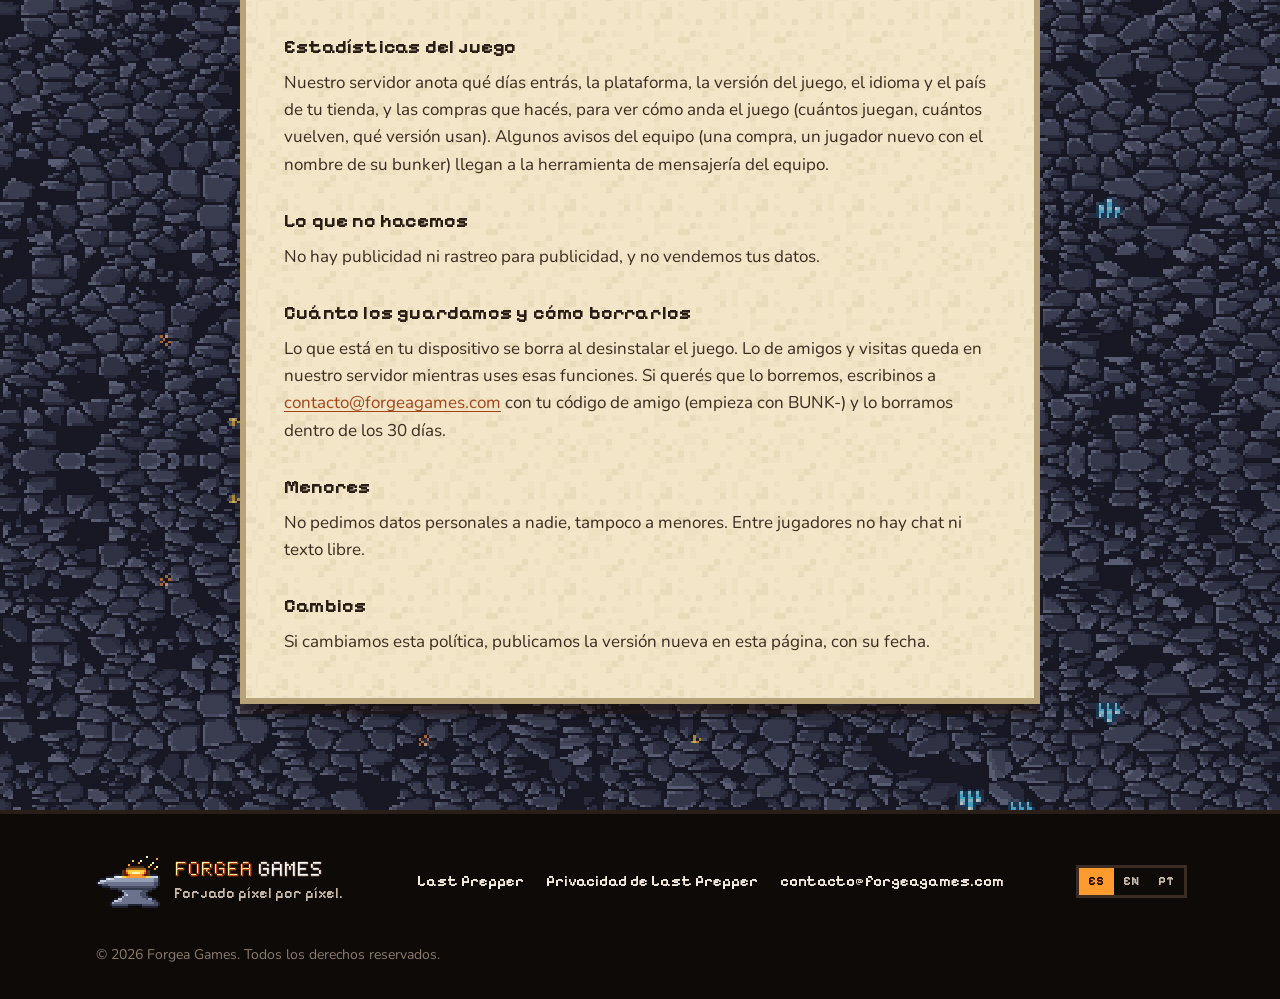
<file: bunker/privacidad/index.html>
<!doctype html>
<html lang="es-419">
<head>
<meta charset="utf-8">
<meta name="viewport" content="width=device-width, initial-scale=1">
<title>Política de privacidad · Last Prepper</title>
<meta name="description" content="Qué datos guarda Last Prepper, el juego de Forgea Games, y qué hacemos con ellos.">
<link rel="canonical" href="https://forgeagames.com/bunker/privacidad/">
<link rel="alternate" hreflang="es" href="https://forgeagames.com/bunker/privacidad/">
<link rel="alternate" hreflang="en" href="https://forgeagames.com/en/bunker/privacy/">
<link rel="alternate" hreflang="pt-BR" href="https://forgeagames.com/pt/bunker/privacidade/">
<link rel="alternate" hreflang="x-default" href="https://forgeagames.com/bunker/privacidad/">
<meta property="og:type" content="website">
<meta property="og:site_name" content="Forgea Games">
<meta property="og:title" content="Política de privacidad · Last Prepper">
<meta property="og:description" content="Qué datos guarda Last Prepper, el juego de Forgea Games, y qué hacemos con ellos.">
<meta property="og:url" content="https://forgeagames.com/bunker/privacidad/">
<meta property="og:image" content="https://forgeagames.com/assets/img/og/bunker.png">
<meta property="og:image:width" content="1200">
<meta property="og:image:height" content="630">
<meta property="og:locale" content="es_LA">
<meta name="twitter:card" content="summary_large_image">
<meta name="theme-color" content="#15100d">
<link rel="icon" href="../../assets/favicon.ico?v=51ffd962" sizes="32x32">
<link rel="icon" type="image/png" href="../../assets/img/forgea/favicon-32.png?v=cf8dc2ad">
<link rel="apple-touch-icon" href="../../assets/img/forgea/apple-touch-icon.png?v=81896b90">
<link rel="manifest" href="../../site.webmanifest">
<link rel="preload" href="../../assets/fonts/bunker-pixel-700.woff2?v=e2ce16b4" as="font" type="font/woff2" crossorigin>
<link rel="stylesheet" href="../../assets/css/sitio.css?v=f7527b26">
<script>document.documentElement.classList.add('js')</script>

</head>
<body class="pagina-privacidad">
<a class="saltar" href="#contenido">Saltar al contenido</a>
<header class="cabecera">
  <div class="cabecera__in">
    <a class="marca" href="../../">
      <img class="marca__yunque" src="../../assets/img/forgea/yunque.png?v=7bada921" width="64" height="54" alt="">
      <img class="marca__texto" src="../../assets/img/forgea/logo-linea.png?v=d638ceb3" width="149" height="18" alt="Forgea Games">
    </a>
    <button class="menu-boton" type="button" aria-expanded="false" aria-controls="menu">
      <span class="menu-boton__barras" aria-hidden="true"></span>
      <span class="oculto">Menú</span>
    </button>
    <nav id="menu" class="menu" aria-label="Principal">
      <a class="menu__link" href="../../#juegos">Juegos</a>
      <a class="menu__solapa" href="../" aria-current="page">
        <img src="../../assets/img/bunker/icono-chico.png?v=d66072d7" width="28" height="28" alt="">
        <span>Last Prepper</span>
      </a>
      <a class="menu__link" href="../../#estudio">Estudio</a>
      <a class="menu__link" href="../../#contacto">Contacto</a>
      <div class="idiomas" role="group" aria-label="Idioma"><a href="./" hreflang="es" lang="es-419" title="Español" aria-current="true">ES</a><a href="../../en/bunker/privacy/" hreflang="en" lang="en" title="English">EN</a><a href="../../pt/bunker/privacidade/" hreflang="pt-BR" lang="pt-BR" title="Português">PT</a></div>
    </nav>
  </div>
</header>
<main id="contenido">
<div class="subsuelo subsuelo--legal">
  <article class="bloque legal" aria-labelledby="titulo-privacidad">
    <div class="contenedor contenedor--angosto">
      <div class="papel legal__hoja">
        <p class="legal__volver"><a href="../">← Last Prepper</a></p>
        <h1 id="titulo-privacidad">Política de privacidad de Last Prepper</h1>
        <p class="legal__fecha">Última actualización: 3 de noviembre de 2026</p>
        <p>Last Prepper es un juego de <strong>Forgea Games</strong>. Esta página cuenta qué datos usa el juego y qué hacemos con ellos. Si tenés cualquier pregunta, escribinos a <a href="mailto:contacto@forgeagames.com">contacto@forgeagames.com</a>.</p>

<h2>Qué se guarda en tu dispositivo</h2>
<p>Las partidas, la cuenta del juego (oro, compras, ajustes e idioma) y el progreso se guardan en tu dispositivo. No te pedimos correo, contraseña ni datos personales.</p>

<h2>Amigos y visitas</h2>
<p>Para que puedas sumar amigos, visitar sus bunkers, dejarles regalos y prestarles gente, el juego se conecta a un servidor nuestro. Ahí crea una cuenta anónima, atada a un identificador aleatorio de tu dispositivo, y guarda solo lo necesario para que eso funcione:</p>
<ul>
  <li>tu nombre de jugador (el de Game Center o Google Play Juegos, o el que elijas) y tu código de amigo;</li>
  <li>tus amigos y las solicitudes de amistad;</li>
  <li>una foto de tu bunker (salas, gente, construcciones y bioma) para que tus amigos lo puedan visitar;</li>
  <li>los regalos, los «me gusta», las notas y la gente prestada entre amigos. Las notas son frases armadas: no hay chat ni texto libre;</li>
  <li>los reportes que hagas sobre otros jugadores.</li>
</ul>
<p>Tu nombre, tu nivel y la foto de tu bunker los ven tus amigos y quien te busque por nombre para agregarte.</p>

<h2>Guardado en la nube</h2>
<p>Si lo activás en Ajustes, las partidas se copian a la nube de tu plataforma (Google Play Juegos en Android, iCloud en iOS) con tu cuenta de esa plataforma. Nosotros no las recibimos ni las leemos.</p>

<h2>Logros</h2>
<p>Si iniciaste sesión en Game Center o en Google Play Juegos, los logros que desbloquees se guardan en tu cuenta de esa plataforma.</p>

<h2>Compras</h2>
<p>El oro y el pack de inicio se compran a través de Google Play o App Store. No vemos tu tarjeta ni tus datos de pago: la tienda nos informa solo que la compra se hizo.</p>

<h2>Hora de servidor</h2>
<p>Al abrir el juego se consulta la hora a un servidor público por internet (una petición HTTPS sin datos tuyos) para que los tiempos del juego sean reales aunque cambies la hora del teléfono.</p>

<h2>Avisos</h2>
<p>Los avisos de obras terminadas, catástrofes y mercader son locales: los programa tu teléfono, no un servidor. Se apagan en Ajustes.</p>

<h2>Estadísticas del juego</h2>
<p>Nuestro servidor anota qué días entrás, la plataforma, la versión del juego, el idioma y el país de tu tienda, y las compras que hacés, para ver cómo anda el juego (cuántos juegan, cuántos vuelven, qué versión usan). Algunos avisos del equipo (una compra, un jugador nuevo con el nombre de su bunker) llegan a la herramienta de mensajería del equipo.</p>

<h2>Lo que no hacemos</h2>
<p>No hay publicidad ni rastreo para publicidad, y no vendemos tus datos.</p>

<h2 id="borrar">Cuánto los guardamos y cómo borrarlos</h2>
<p>Lo que está en tu dispositivo se borra al desinstalar el juego. Lo de amigos y visitas queda en nuestro servidor mientras uses esas funciones. Si querés que lo borremos, escribinos a <a href="mailto:contacto@forgeagames.com">contacto@forgeagames.com</a> con tu código de amigo (empieza con BUNK-) y lo borramos dentro de los 30 días.</p>

<h2>Menores</h2>
<p>No pedimos datos personales a nadie, tampoco a menores. Entre jugadores no hay chat ni texto libre.</p>

<h2>Cambios</h2>
<p>Si cambiamos esta política, publicamos la versión nueva en esta página, con su fecha.</p>

      </div>
    </div>
  </article>
</div>

</main>
<footer class="pie">
  <div class="pie__in">
    <div class="pie__marca">
      <img src="../../assets/img/forgea/yunque.png?v=7bada921" width="64" height="54" alt="">
      <div>
        <img src="../../assets/img/forgea/logo-linea.png?v=d638ceb3" width="149" height="18" alt="Forgea Games">
        <p>Forjado píxel por píxel.</p>
      </div>
    </div>
    <nav class="pie__links" aria-label="Enlaces">
      <a href="../">Last Prepper</a>
      <a href="./">Privacidad de Last Prepper</a>
      <a href="mailto:contacto@forgeagames.com">contacto@forgeagames.com</a>
    </nav>
    <div class="idiomas idiomas--pie" role="group" aria-label="Idioma"><a href="./" hreflang="es" lang="es-419" title="Español" aria-current="true">ES</a><a href="../../en/bunker/privacy/" hreflang="en" lang="en" title="English">EN</a><a href="../../pt/bunker/privacidade/" hreflang="pt-BR" lang="pt-BR" title="Português">PT</a></div>
  </div>
  <p class="pie__legal">© 2026 Forgea Games. Todos los derechos reservados.</p>
</footer>
<script src="../../assets/js/sitio.js?v=b1e569f9" defer></script>
</body>
</html>
</file>
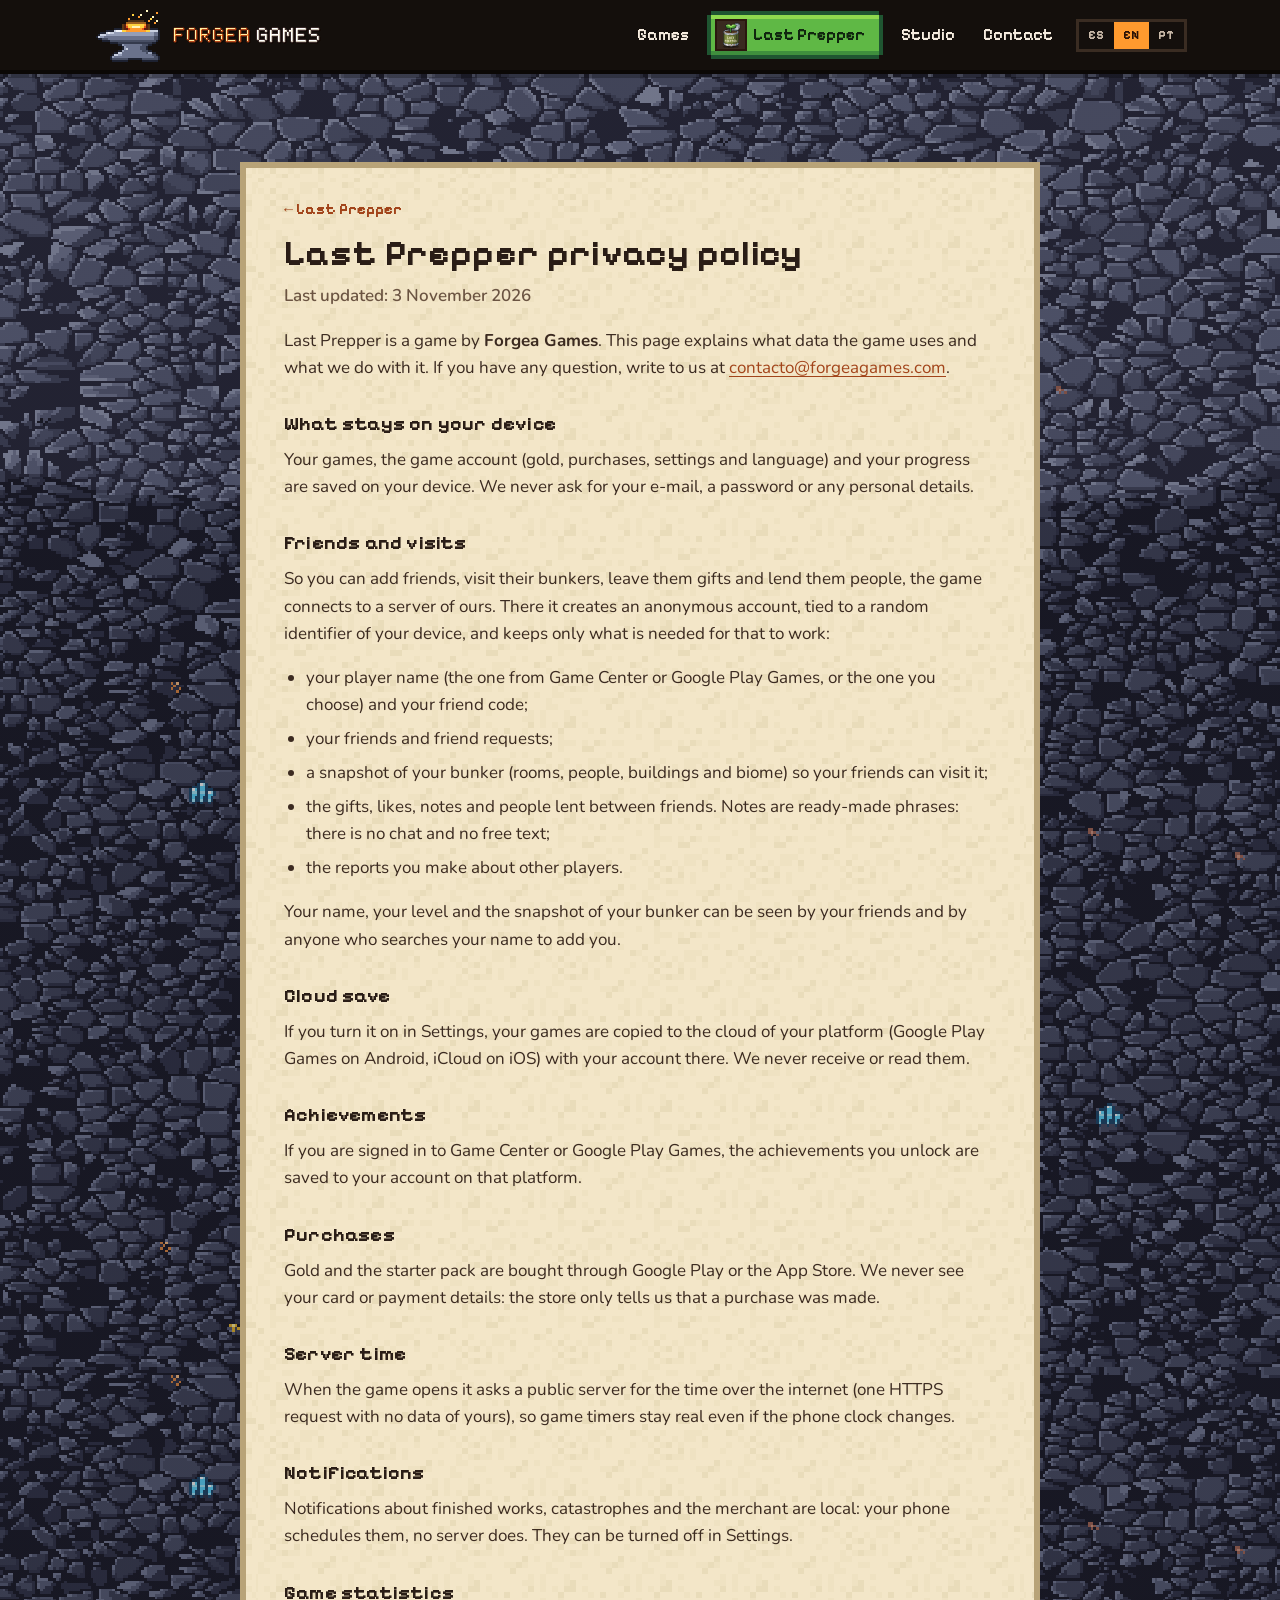
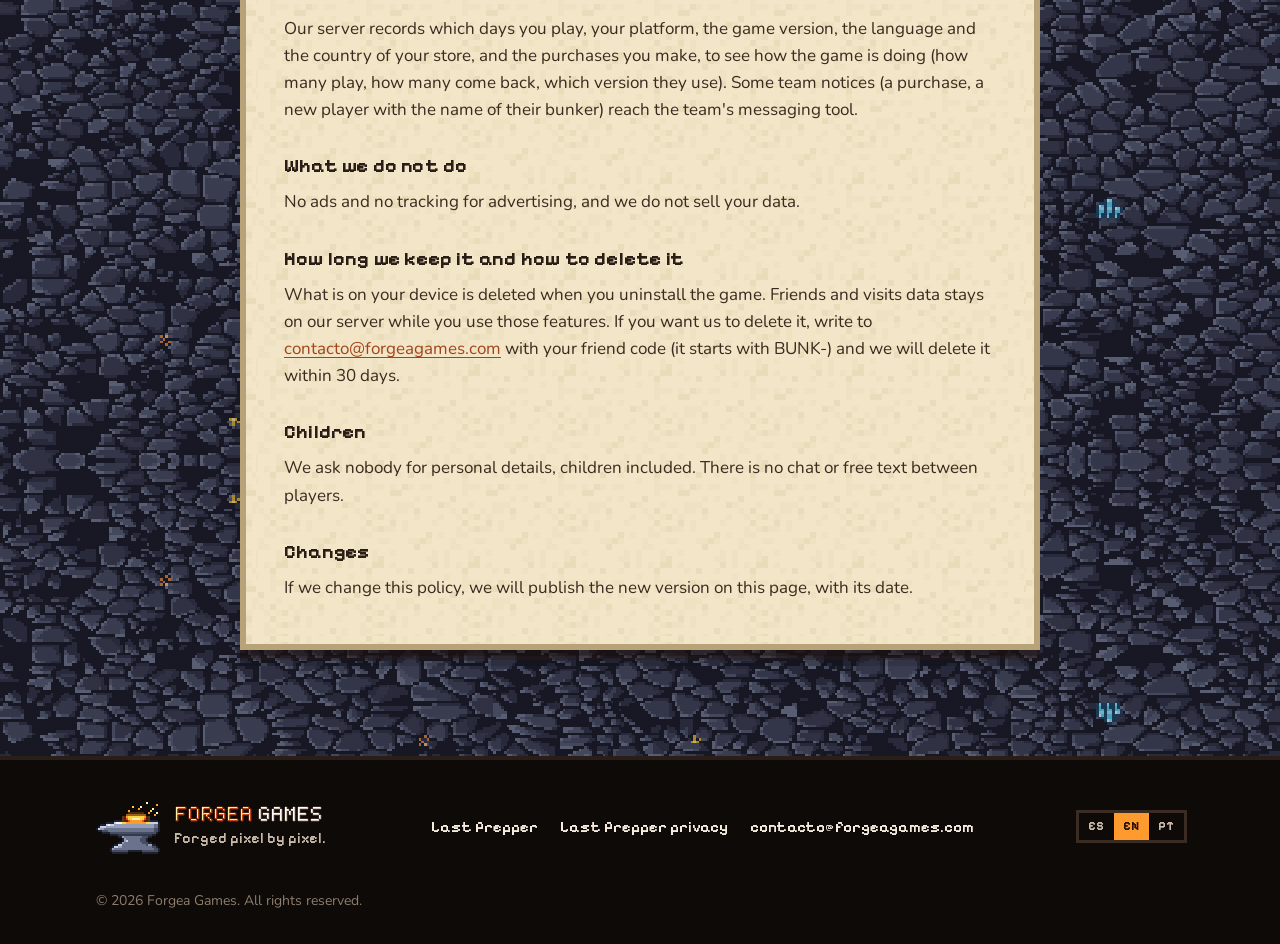
<file: en/bunker/privacy/index.html>
<!doctype html>
<html lang="en">
<head>
<meta charset="utf-8">
<meta name="viewport" content="width=device-width, initial-scale=1">
<title>Privacy policy · Last Prepper</title>
<meta name="description" content="What data Last Prepper, the game by Forgea Games, keeps and what we do with it.">
<link rel="canonical" href="https://forgeagames.com/en/bunker/privacy/">
<link rel="alternate" hreflang="es" href="https://forgeagames.com/bunker/privacidad/">
<link rel="alternate" hreflang="en" href="https://forgeagames.com/en/bunker/privacy/">
<link rel="alternate" hreflang="pt-BR" href="https://forgeagames.com/pt/bunker/privacidade/">
<link rel="alternate" hreflang="x-default" href="https://forgeagames.com/bunker/privacidad/">
<meta property="og:type" content="website">
<meta property="og:site_name" content="Forgea Games">
<meta property="og:title" content="Privacy policy · Last Prepper">
<meta property="og:description" content="What data Last Prepper, the game by Forgea Games, keeps and what we do with it.">
<meta property="og:url" content="https://forgeagames.com/en/bunker/privacy/">
<meta property="og:image" content="https://forgeagames.com/assets/img/og/bunker.png">
<meta property="og:image:width" content="1200">
<meta property="og:image:height" content="630">
<meta property="og:locale" content="en_US">
<meta name="twitter:card" content="summary_large_image">
<meta name="theme-color" content="#15100d">
<link rel="icon" href="../../../assets/favicon.ico?v=51ffd962" sizes="32x32">
<link rel="icon" type="image/png" href="../../../assets/img/forgea/favicon-32.png?v=cf8dc2ad">
<link rel="apple-touch-icon" href="../../../assets/img/forgea/apple-touch-icon.png?v=81896b90">
<link rel="manifest" href="../../../site.webmanifest">
<link rel="preload" href="../../../assets/fonts/bunker-pixel-700.woff2?v=e2ce16b4" as="font" type="font/woff2" crossorigin>
<link rel="stylesheet" href="../../../assets/css/sitio.css?v=f7527b26">
<script>document.documentElement.classList.add('js')</script>

</head>
<body class="pagina-privacidad">
<a class="saltar" href="#contenido">Skip to content</a>
<header class="cabecera">
  <div class="cabecera__in">
    <a class="marca" href="../../">
      <img class="marca__yunque" src="../../../assets/img/forgea/yunque.png?v=7bada921" width="64" height="54" alt="">
      <img class="marca__texto" src="../../../assets/img/forgea/logo-linea.png?v=d638ceb3" width="149" height="18" alt="Forgea Games">
    </a>
    <button class="menu-boton" type="button" aria-expanded="false" aria-controls="menu">
      <span class="menu-boton__barras" aria-hidden="true"></span>
      <span class="oculto">Menu</span>
    </button>
    <nav id="menu" class="menu" aria-label="Main">
      <a class="menu__link" href="../../#juegos">Games</a>
      <a class="menu__solapa" href="../" aria-current="page">
        <img src="../../../assets/img/bunker/icono-chico.png?v=d66072d7" width="28" height="28" alt="">
        <span>Last Prepper</span>
      </a>
      <a class="menu__link" href="../../#estudio">Studio</a>
      <a class="menu__link" href="../../#contacto">Contact</a>
      <div class="idiomas" role="group" aria-label="Language"><a href="../../../bunker/privacidad/" hreflang="es" lang="es-419" title="Español">ES</a><a href="./" hreflang="en" lang="en" title="English" aria-current="true">EN</a><a href="../../../pt/bunker/privacidade/" hreflang="pt-BR" lang="pt-BR" title="Português">PT</a></div>
    </nav>
  </div>
</header>
<main id="contenido">
<div class="subsuelo subsuelo--legal">
  <article class="bloque legal" aria-labelledby="titulo-privacidad">
    <div class="contenedor contenedor--angosto">
      <div class="papel legal__hoja">
        <p class="legal__volver"><a href="../">← Last Prepper</a></p>
        <h1 id="titulo-privacidad">Last Prepper privacy policy</h1>
        <p class="legal__fecha">Last updated: 3 November 2026</p>
        <p>Last Prepper is a game by <strong>Forgea Games</strong>. This page explains what data the game uses and what we do with it. If you have any question, write to us at <a href="mailto:contacto@forgeagames.com">contacto@forgeagames.com</a>.</p>

<h2>What stays on your device</h2>
<p>Your games, the game account (gold, purchases, settings and language) and your progress are saved on your device. We never ask for your e-mail, a password or any personal details.</p>

<h2>Friends and visits</h2>
<p>So you can add friends, visit their bunkers, leave them gifts and lend them people, the game connects to a server of ours. There it creates an anonymous account, tied to a random identifier of your device, and keeps only what is needed for that to work:</p>
<ul>
  <li>your player name (the one from Game Center or Google Play Games, or the one you choose) and your friend code;</li>
  <li>your friends and friend requests;</li>
  <li>a snapshot of your bunker (rooms, people, buildings and biome) so your friends can visit it;</li>
  <li>the gifts, likes, notes and people lent between friends. Notes are ready-made phrases: there is no chat and no free text;</li>
  <li>the reports you make about other players.</li>
</ul>
<p>Your name, your level and the snapshot of your bunker can be seen by your friends and by anyone who searches your name to add you.</p>

<h2>Cloud save</h2>
<p>If you turn it on in Settings, your games are copied to the cloud of your platform (Google Play Games on Android, iCloud on iOS) with your account there. We never receive or read them.</p>

<h2>Achievements</h2>
<p>If you are signed in to Game Center or Google Play Games, the achievements you unlock are saved to your account on that platform.</p>

<h2>Purchases</h2>
<p>Gold and the starter pack are bought through Google Play or the App Store. We never see your card or payment details: the store only tells us that a purchase was made.</p>

<h2>Server time</h2>
<p>When the game opens it asks a public server for the time over the internet (one HTTPS request with no data of yours), so game timers stay real even if the phone clock changes.</p>

<h2>Notifications</h2>
<p>Notifications about finished works, catastrophes and the merchant are local: your phone schedules them, no server does. They can be turned off in Settings.</p>

<h2>Game statistics</h2>
<p>Our server records which days you play, your platform, the game version, the language and the country of your store, and the purchases you make, to see how the game is doing (how many play, how many come back, which version they use). Some team notices (a purchase, a new player with the name of their bunker) reach the team's messaging tool.</p>

<h2>What we do not do</h2>
<p>No ads and no tracking for advertising, and we do not sell your data.</p>

<h2 id="delete">How long we keep it and how to delete it</h2>
<p>What is on your device is deleted when you uninstall the game. Friends and visits data stays on our server while you use those features. If you want us to delete it, write to <a href="mailto:contacto@forgeagames.com">contacto@forgeagames.com</a> with your friend code (it starts with BUNK-) and we will delete it within 30 days.</p>

<h2>Children</h2>
<p>We ask nobody for personal details, children included. There is no chat or free text between players.</p>

<h2>Changes</h2>
<p>If we change this policy, we will publish the new version on this page, with its date.</p>

      </div>
    </div>
  </article>
</div>

</main>
<footer class="pie">
  <div class="pie__in">
    <div class="pie__marca">
      <img src="../../../assets/img/forgea/yunque.png?v=7bada921" width="64" height="54" alt="">
      <div>
        <img src="../../../assets/img/forgea/logo-linea.png?v=d638ceb3" width="149" height="18" alt="Forgea Games">
        <p>Forged pixel by pixel.</p>
      </div>
    </div>
    <nav class="pie__links" aria-label="Links">
      <a href="../">Last Prepper</a>
      <a href="./">Last Prepper privacy</a>
      <a href="mailto:contacto@forgeagames.com">contacto@forgeagames.com</a>
    </nav>
    <div class="idiomas idiomas--pie" role="group" aria-label="Language"><a href="../../../bunker/privacidad/" hreflang="es" lang="es-419" title="Español">ES</a><a href="./" hreflang="en" lang="en" title="English" aria-current="true">EN</a><a href="../../../pt/bunker/privacidade/" hreflang="pt-BR" lang="pt-BR" title="Português">PT</a></div>
  </div>
  <p class="pie__legal">© 2026 Forgea Games. All rights reserved.</p>
</footer>
<script src="../../../assets/js/sitio.js?v=b1e569f9" defer></script>
</body>
</html>
</file>
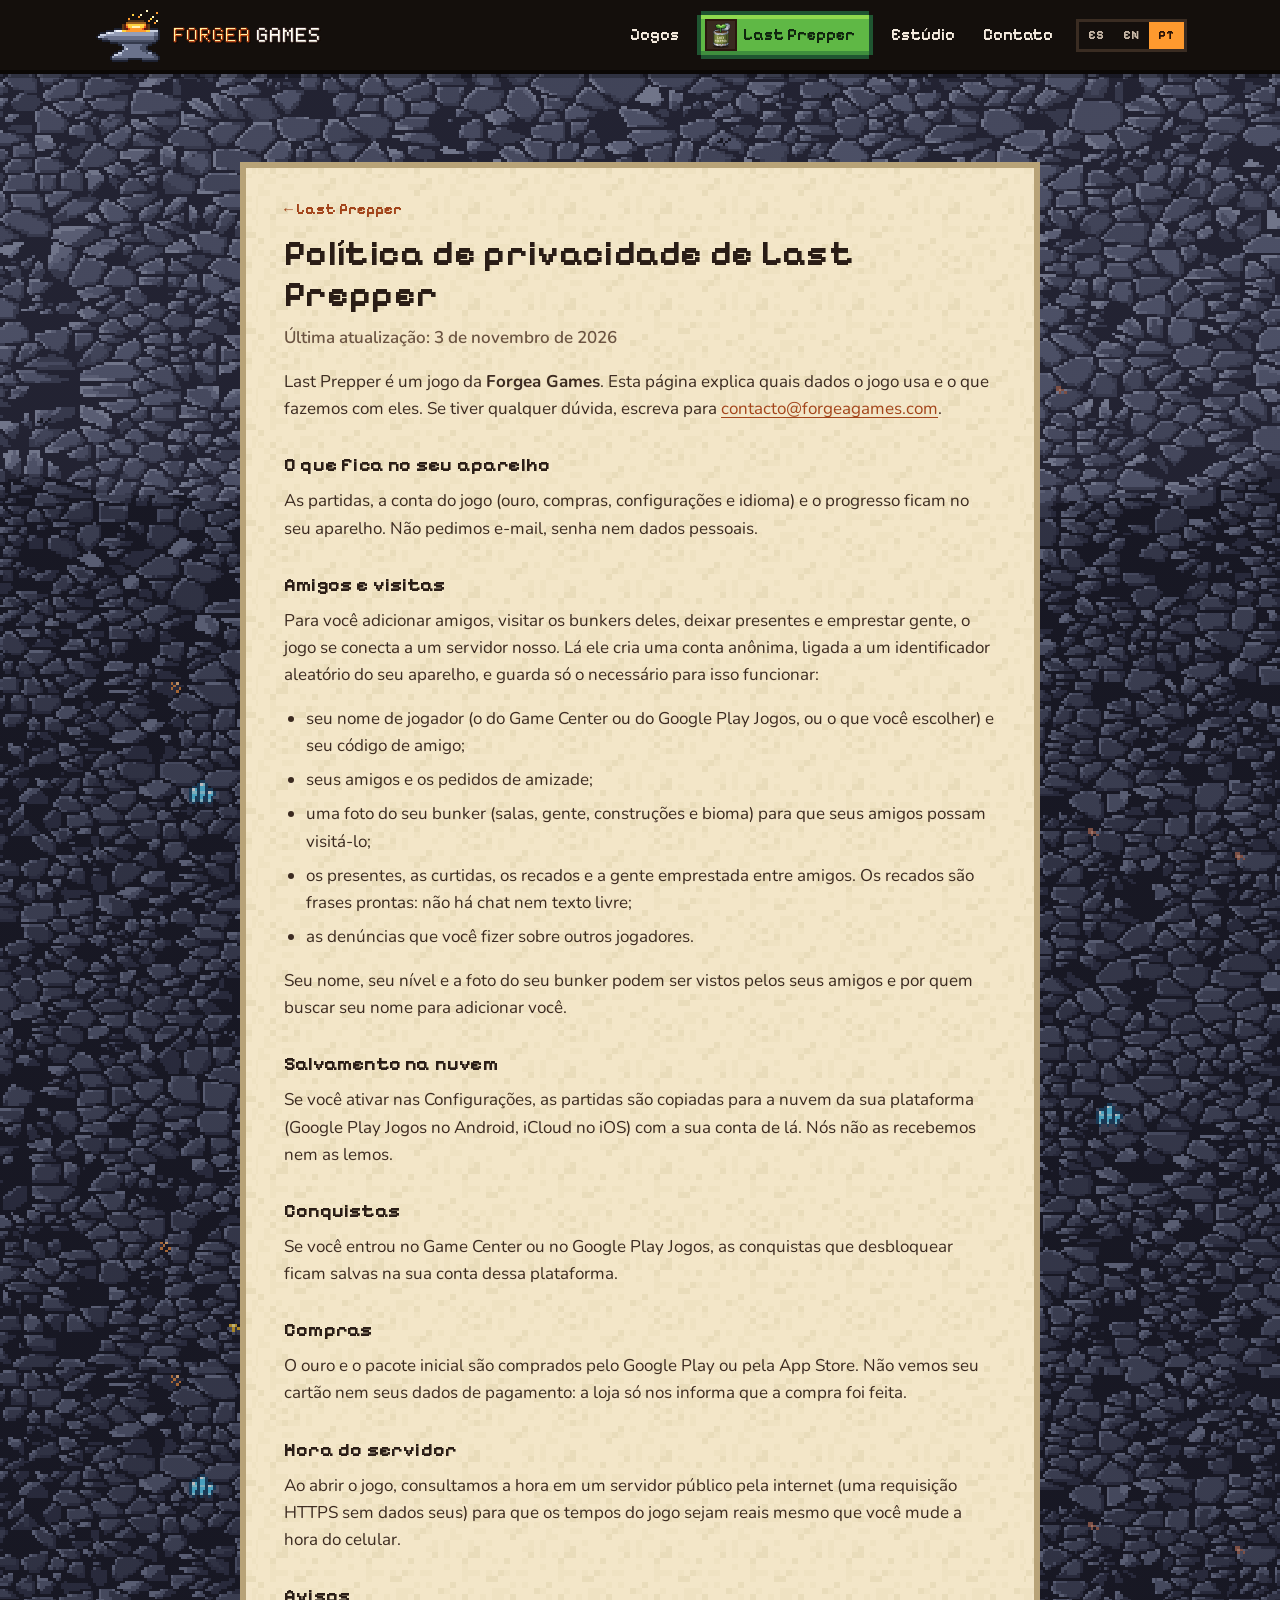
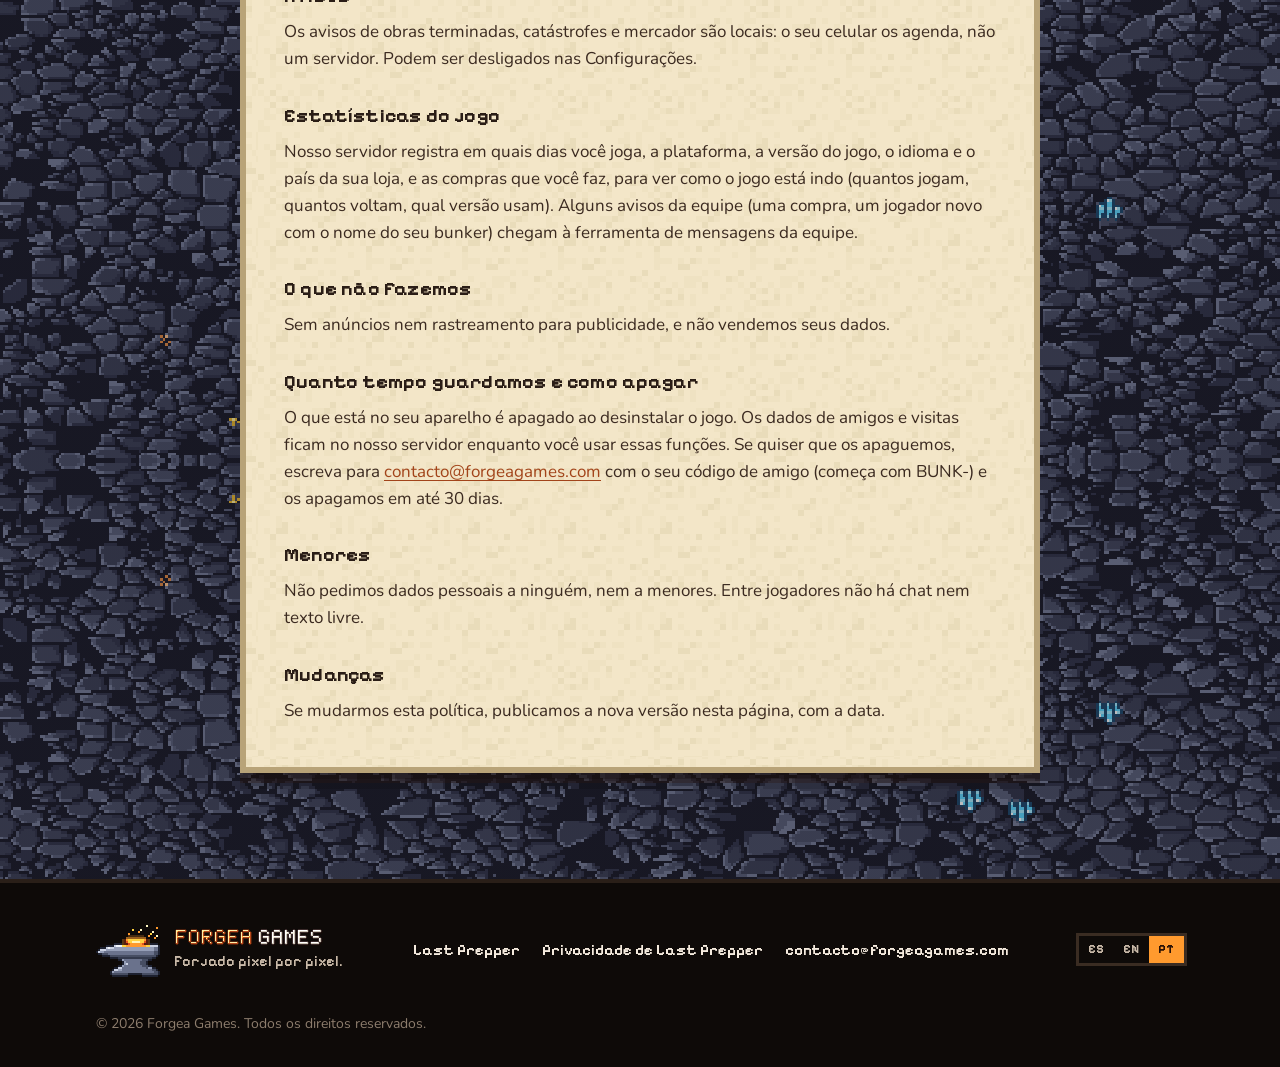
<file: pt/bunker/privacidade/index.html>
<!doctype html>
<html lang="pt-BR">
<head>
<meta charset="utf-8">
<meta name="viewport" content="width=device-width, initial-scale=1">
<title>Política de privacidade · Last Prepper</title>
<meta name="description" content="Quais dados Last Prepper, o jogo da Forgea Games, guarda e o que fazemos com eles.">
<link rel="canonical" href="https://forgeagames.com/pt/bunker/privacidade/">
<link rel="alternate" hreflang="es" href="https://forgeagames.com/bunker/privacidad/">
<link rel="alternate" hreflang="en" href="https://forgeagames.com/en/bunker/privacy/">
<link rel="alternate" hreflang="pt-BR" href="https://forgeagames.com/pt/bunker/privacidade/">
<link rel="alternate" hreflang="x-default" href="https://forgeagames.com/bunker/privacidad/">
<meta property="og:type" content="website">
<meta property="og:site_name" content="Forgea Games">
<meta property="og:title" content="Política de privacidade · Last Prepper">
<meta property="og:description" content="Quais dados Last Prepper, o jogo da Forgea Games, guarda e o que fazemos com eles.">
<meta property="og:url" content="https://forgeagames.com/pt/bunker/privacidade/">
<meta property="og:image" content="https://forgeagames.com/assets/img/og/bunker.png">
<meta property="og:image:width" content="1200">
<meta property="og:image:height" content="630">
<meta property="og:locale" content="pt_BR">
<meta name="twitter:card" content="summary_large_image">
<meta name="theme-color" content="#15100d">
<link rel="icon" href="../../../assets/favicon.ico?v=51ffd962" sizes="32x32">
<link rel="icon" type="image/png" href="../../../assets/img/forgea/favicon-32.png?v=cf8dc2ad">
<link rel="apple-touch-icon" href="../../../assets/img/forgea/apple-touch-icon.png?v=81896b90">
<link rel="manifest" href="../../../site.webmanifest">
<link rel="preload" href="../../../assets/fonts/bunker-pixel-700.woff2?v=e2ce16b4" as="font" type="font/woff2" crossorigin>
<link rel="stylesheet" href="../../../assets/css/sitio.css?v=f7527b26">
<script>document.documentElement.classList.add('js')</script>

</head>
<body class="pagina-privacidad">
<a class="saltar" href="#contenido">Pular para o conteúdo</a>
<header class="cabecera">
  <div class="cabecera__in">
    <a class="marca" href="../../">
      <img class="marca__yunque" src="../../../assets/img/forgea/yunque.png?v=7bada921" width="64" height="54" alt="">
      <img class="marca__texto" src="../../../assets/img/forgea/logo-linea.png?v=d638ceb3" width="149" height="18" alt="Forgea Games">
    </a>
    <button class="menu-boton" type="button" aria-expanded="false" aria-controls="menu">
      <span class="menu-boton__barras" aria-hidden="true"></span>
      <span class="oculto">Menu</span>
    </button>
    <nav id="menu" class="menu" aria-label="Principal">
      <a class="menu__link" href="../../#juegos">Jogos</a>
      <a class="menu__solapa" href="../" aria-current="page">
        <img src="../../../assets/img/bunker/icono-chico.png?v=d66072d7" width="28" height="28" alt="">
        <span>Last Prepper</span>
      </a>
      <a class="menu__link" href="../../#estudio">Estúdio</a>
      <a class="menu__link" href="../../#contacto">Contato</a>
      <div class="idiomas" role="group" aria-label="Idioma"><a href="../../../bunker/privacidad/" hreflang="es" lang="es-419" title="Español">ES</a><a href="../../../en/bunker/privacy/" hreflang="en" lang="en" title="English">EN</a><a href="./" hreflang="pt-BR" lang="pt-BR" title="Português" aria-current="true">PT</a></div>
    </nav>
  </div>
</header>
<main id="contenido">
<div class="subsuelo subsuelo--legal">
  <article class="bloque legal" aria-labelledby="titulo-privacidad">
    <div class="contenedor contenedor--angosto">
      <div class="papel legal__hoja">
        <p class="legal__volver"><a href="../">← Last Prepper</a></p>
        <h1 id="titulo-privacidad">Política de privacidade de Last Prepper</h1>
        <p class="legal__fecha">Última atualização: 3 de novembro de 2026</p>
        <p>Last Prepper é um jogo da <strong>Forgea Games</strong>. Esta página explica quais dados o jogo usa e o que fazemos com eles. Se tiver qualquer dúvida, escreva para <a href="mailto:contacto@forgeagames.com">contacto@forgeagames.com</a>.</p>

<h2>O que fica no seu aparelho</h2>
<p>As partidas, a conta do jogo (ouro, compras, configurações e idioma) e o progresso ficam no seu aparelho. Não pedimos e-mail, senha nem dados pessoais.</p>

<h2>Amigos e visitas</h2>
<p>Para você adicionar amigos, visitar os bunkers deles, deixar presentes e emprestar gente, o jogo se conecta a um servidor nosso. Lá ele cria uma conta anônima, ligada a um identificador aleatório do seu aparelho, e guarda só o necessário para isso funcionar:</p>
<ul>
  <li>seu nome de jogador (o do Game Center ou do Google Play Jogos, ou o que você escolher) e seu código de amigo;</li>
  <li>seus amigos e os pedidos de amizade;</li>
  <li>uma foto do seu bunker (salas, gente, construções e bioma) para que seus amigos possam visitá-lo;</li>
  <li>os presentes, as curtidas, os recados e a gente emprestada entre amigos. Os recados são frases prontas: não há chat nem texto livre;</li>
  <li>as denúncias que você fizer sobre outros jogadores.</li>
</ul>
<p>Seu nome, seu nível e a foto do seu bunker podem ser vistos pelos seus amigos e por quem buscar seu nome para adicionar você.</p>

<h2>Salvamento na nuvem</h2>
<p>Se você ativar nas Configurações, as partidas são copiadas para a nuvem da sua plataforma (Google Play Jogos no Android, iCloud no iOS) com a sua conta de lá. Nós não as recebemos nem as lemos.</p>

<h2>Conquistas</h2>
<p>Se você entrou no Game Center ou no Google Play Jogos, as conquistas que desbloquear ficam salvas na sua conta dessa plataforma.</p>

<h2>Compras</h2>
<p>O ouro e o pacote inicial são comprados pelo Google Play ou pela App Store. Não vemos seu cartão nem seus dados de pagamento: a loja só nos informa que a compra foi feita.</p>

<h2>Hora do servidor</h2>
<p>Ao abrir o jogo, consultamos a hora em um servidor público pela internet (uma requisição HTTPS sem dados seus) para que os tempos do jogo sejam reais mesmo que você mude a hora do celular.</p>

<h2>Avisos</h2>
<p>Os avisos de obras terminadas, catástrofes e mercador são locais: o seu celular os agenda, não um servidor. Podem ser desligados nas Configurações.</p>

<h2>Estatísticas do jogo</h2>
<p>Nosso servidor registra em quais dias você joga, a plataforma, a versão do jogo, o idioma e o país da sua loja, e as compras que você faz, para ver como o jogo está indo (quantos jogam, quantos voltam, qual versão usam). Alguns avisos da equipe (uma compra, um jogador novo com o nome do seu bunker) chegam à ferramenta de mensagens da equipe.</p>

<h2>O que não fazemos</h2>
<p>Sem anúncios nem rastreamento para publicidade, e não vendemos seus dados.</p>

<h2 id="apagar">Quanto tempo guardamos e como apagar</h2>
<p>O que está no seu aparelho é apagado ao desinstalar o jogo. Os dados de amigos e visitas ficam no nosso servidor enquanto você usar essas funções. Se quiser que os apaguemos, escreva para <a href="mailto:contacto@forgeagames.com">contacto@forgeagames.com</a> com o seu código de amigo (começa com BUNK-) e os apagamos em até 30 dias.</p>

<h2>Menores</h2>
<p>Não pedimos dados pessoais a ninguém, nem a menores. Entre jogadores não há chat nem texto livre.</p>

<h2>Mudanças</h2>
<p>Se mudarmos esta política, publicamos a nova versão nesta página, com a data.</p>

      </div>
    </div>
  </article>
</div>

</main>
<footer class="pie">
  <div class="pie__in">
    <div class="pie__marca">
      <img src="../../../assets/img/forgea/yunque.png?v=7bada921" width="64" height="54" alt="">
      <div>
        <img src="../../../assets/img/forgea/logo-linea.png?v=d638ceb3" width="149" height="18" alt="Forgea Games">
        <p>Forjado pixel por pixel.</p>
      </div>
    </div>
    <nav class="pie__links" aria-label="Links">
      <a href="../">Last Prepper</a>
      <a href="./">Privacidade de Last Prepper</a>
      <a href="mailto:contacto@forgeagames.com">contacto@forgeagames.com</a>
    </nav>
    <div class="idiomas idiomas--pie" role="group" aria-label="Idioma"><a href="../../../bunker/privacidad/" hreflang="es" lang="es-419" title="Español">ES</a><a href="../../../en/bunker/privacy/" hreflang="en" lang="en" title="English">EN</a><a href="./" hreflang="pt-BR" lang="pt-BR" title="Português" aria-current="true">PT</a></div>
  </div>
  <p class="pie__legal">© 2026 Forgea Games. Todos os direitos reservados.</p>
</footer>
<script src="../../../assets/js/sitio.js?v=b1e569f9" defer></script>
</body>
</html>
</file>
<file: assets/css/sitio.css>
/* Forgea Games. Pixel art en todo: las imagenes chicas se agrandan sin suavizar (.pixel) y los bordes
   de botones y placas son de 4 px, como un pixel del juego a x4. */

@font-face { font-family: 'Bunker Pixel'; src: url(../fonts/bunker-pixel-400.woff2) format('woff2'); font-weight: 400; font-display: swap; }
@font-face { font-family: 'Bunker Pixel'; src: url(../fonts/bunker-pixel-600.woff2) format('woff2'); font-weight: 600; font-display: swap; }
@font-face { font-family: 'Bunker Pixel'; src: url(../fonts/bunker-pixel-700.woff2) format('woff2'); font-weight: 700; font-display: swap; }
@font-face { font-family: 'Nunito'; src: url(../fonts/nunito.woff2) format('woff2'); font-weight: 200 1000; font-display: swap; }

:root {
  --fondo: #15100d;
  --fondo-2: #1f1713;
  --fondo-3: #2a1f18;
  --linea: #0b0806;
  --texto: #f5ebde;
  --texto-suave: #c9b9a8;
  --fuego: #ff9a2e;
  --fuego-claro: #ffcf4a;
  --fuego-oscuro: #c4501a;
  --acero: #6a728c;
  --acero-claro: #959eb7;
  --tinta: #3b2a20;
  --tinta-suave: #6b5442;
  --amarillo: #ffd23f;
  --ancho: 1120px;
  --cabecera: 74px;
  --pixel-font: 'Bunker Pixel', ui-monospace, 'Courier New', monospace;
  --texto-font: 'Nunito', system-ui, -apple-system, 'Segoe UI', Roboto, sans-serif;
}

*, *::before, *::after { box-sizing: border-box; }
html { -webkit-text-size-adjust: 100%; scroll-behavior: smooth; scroll-padding-top: calc(var(--cabecera) + 16px); }
body { margin: 0; min-height: 100vh; background: var(--fondo); color: var(--texto); font: 400 1.0625rem/1.6 var(--texto-font); font-variant-ligatures: none; overflow-x: hidden; }
img { max-width: 100%; height: auto; }
.pixel, .pixel-fondo { image-rendering: pixelated; }
a { color: var(--fuego-claro); text-underline-offset: 3px; }
a:hover { color: #fff1a0; }
h1, h2, h3 { font-family: var(--pixel-font); font-weight: 700; line-height: 1.15; letter-spacing: .01em; }
p { margin: 0 0 1em; }
:focus-visible { outline: 3px solid #fff1a0; outline-offset: 4px; }
.oculto { position: absolute !important; width: 1px; height: 1px; overflow: hidden; clip: rect(0 0 0 0); white-space: nowrap; }
.saltar { position: absolute; left: 16px; top: -64px; z-index: 100; padding: 10px 16px; background: var(--fuego); color: #2a1206; font-family: var(--pixel-font); font-weight: 700; text-decoration: none; }
.saltar:focus { top: 12px; }

/* ---------------------------------------------------------------- botones y placas */

.boton {
  --bg: #474e63; --hi: #6a728c; --lo: #2b3042; --fg: #f2f5fb; --o: #141722;
  display: inline-flex; align-items: center; justify-content: center; gap: 10px;
  min-height: 52px; padding: 12px 24px; margin: 4px 8px 12px;
  font: 700 1.125rem/1.1 var(--pixel-font); color: var(--fg); text-decoration: none; text-align: center;
  background: var(--bg); border: 0; cursor: pointer;
  box-shadow: 0 -4px 0 0 var(--o), 0 4px 0 0 var(--o), -4px 0 0 0 var(--o), 4px 0 0 0 var(--o),
    0 8px 0 0 rgba(0, 0, 0, .5), inset 0 4px 0 0 var(--hi), inset 0 -4px 0 0 var(--lo);
  transition: transform .08s, filter .15s;
}
.boton img { width: 28px; height: 28px; image-rendering: pixelated; }
.boton:hover { color: var(--fg); filter: brightness(1.1); }
.boton:active { transform: translateY(4px); box-shadow: 0 -4px 0 0 var(--o), 0 4px 0 0 var(--o), -4px 0 0 0 var(--o), 4px 0 0 0 var(--o), inset 0 4px 0 0 var(--hi), inset 0 -4px 0 0 var(--lo); }
.boton--fuego { --bg: #ff9a2e; --hi: #ffd27a; --lo: #c4501a; --fg: #2a1206; --o: #4a1f0c; }
.boton--acero { --bg: #474e63; --hi: #6a728c; --lo: #2b3042; --fg: #f2f5fb; --o: #141722; }
.boton--grande { min-height: 64px; padding: 16px 30px; font-size: 1.25rem; }
.botones { display: flex; flex-wrap: wrap; justify-content: center; gap: 8px 12px; }

.placa {
  position: relative;
  background:
    linear-gradient(#7d859e, #7d859e) left 12px top 12px / 6px 6px no-repeat,
    linear-gradient(#7d859e, #7d859e) right 12px top 12px / 6px 6px no-repeat,
    linear-gradient(#7d859e, #7d859e) left 12px bottom 12px / 6px 6px no-repeat,
    linear-gradient(#7d859e, #7d859e) right 12px bottom 12px / 6px 6px no-repeat,
    var(--fondo-2);
  box-shadow: 0 -4px 0 0 var(--linea), 0 4px 0 0 var(--linea), -4px 0 0 0 var(--linea), 4px 0 0 0 var(--linea),
    inset 0 4px 0 0 #3a2c22, inset 0 -4px 0 0 #120d0a, 0 12px 0 0 rgba(0, 0, 0, .35);
}
.placa--apagada { background: #19130f; box-shadow: 0 -4px 0 0 #2a2019, 0 4px 0 0 #2a2019, -4px 0 0 0 #2a2019, 4px 0 0 0 #2a2019; }

.chip { display: inline-block; margin: 0; padding: 4px 10px; font: 700 .8125rem/1.2 var(--pixel-font); letter-spacing: .06em; text-transform: uppercase; color: #2a1206; background: var(--fuego-claro); box-shadow: 0 -3px 0 0 #4a1f0c, 0 3px 0 0 #4a1f0c, -3px 0 0 0 #4a1f0c, 3px 0 0 0 #4a1f0c; }
.chip--verde { background: #8fd94e; box-shadow: 0 -3px 0 0 #1f5531, 0 3px 0 0 #1f5531, -3px 0 0 0 #1f5531, 3px 0 0 0 #1f5531; }
.chip--arena { background: #f3c26b; box-shadow: 0 -3px 0 0 #6a432f, 0 3px 0 0 #6a432f, -3px 0 0 0 #6a432f, 3px 0 0 0 #6a432f; }
.chip--hielo { background: #bce6ff; box-shadow: 0 -3px 0 0 #2865ad, 0 3px 0 0 #2865ad, -3px 0 0 0 #2865ad, 3px 0 0 0 #2865ad; }

/* ---------------------------------------------------------------- cabecera */

.cabecera { position: sticky; top: 0; z-index: 40; background: rgba(21, 16, 13, .94); border-bottom: 4px solid var(--linea); box-shadow: 0 4px 0 rgba(0, 0, 0, .25); }
@supports (backdrop-filter: blur(4px)) { .cabecera { background: rgba(21, 16, 13, .82); backdrop-filter: blur(8px); } }
.cabecera__in { position: relative; max-width: var(--ancho); min-height: calc(var(--cabecera) - 4px); margin: 0 auto; padding: 8px 16px; display: flex; align-items: center; gap: 16px; }
.marca { display: inline-flex; align-items: center; gap: 12px; text-decoration: none; flex: none; }
.marca img { image-rendering: pixelated; display: block; }
.marca__yunque { width: 64px; height: 54px; }
.marca__texto { width: 149px; height: 18px; }
.menu { margin-left: auto; display: flex; align-items: center; gap: 4px; }
.menu__link { padding: 10px 12px; font: 600 1rem/1 var(--pixel-font); color: var(--texto); text-decoration: none; }
.menu__link:hover { color: var(--fuego-claro); }
.menu__solapa { display: inline-flex; align-items: center; gap: 8px; margin: 0 6px; padding: 6px 14px 6px 6px; font: 700 1rem/1 var(--pixel-font); color: #fff7e6; text-decoration: none; background: #613d29; box-shadow: 0 -4px 0 0 #2a170e, 0 4px 0 0 #2a170e, -4px 0 0 0 #2a170e, 4px 0 0 0 #2a170e, inset 0 4px 0 0 #875a38, inset 0 -4px 0 0 #3b2318; }
.menu__solapa img { width: 28px; height: 28px; image-rendering: auto; box-shadow: 0 0 0 2px #2a170e; }
.menu__solapa:hover { color: #fff7e6; filter: brightness(1.12); }
.menu__solapa[aria-current] { background: #5fb845; color: #10260f; box-shadow: 0 -4px 0 0 #1f5531, 0 4px 0 0 #1f5531, -4px 0 0 0 #1f5531, 4px 0 0 0 #1f5531, inset 0 4px 0 0 #8fd94e, inset 0 -4px 0 0 #3f8f3d; }
.idiomas { display: inline-flex; margin-left: 10px; box-shadow: 0 0 0 3px #3a2c22; }
.idiomas a { padding: 7px 9px; font: 700 .8125rem/1 var(--pixel-font); color: var(--texto-suave); text-decoration: none; letter-spacing: .04em; }
.idiomas a:hover { color: var(--texto); background: #2a1f18; }
.idiomas a[aria-current] { color: #2a1206; background: var(--fuego); }
.menu-boton { display: none; margin-left: auto; width: 48px; height: 48px; padding: 0; background: #2a1f18; border: 0; cursor: pointer; box-shadow: 0 -3px 0 0 var(--linea), 0 3px 0 0 var(--linea), -3px 0 0 0 var(--linea), 3px 0 0 0 var(--linea), inset 0 3px 0 0 #3a2c22; }
.menu-boton__barras { display: block; width: 24px; height: 4px; margin: 0 auto; background: var(--texto); box-shadow: 0 -8px 0 var(--texto), 0 8px 0 var(--texto); }
.menu-boton[aria-expanded="true"] .menu-boton__barras { background: var(--fuego); box-shadow: 0 -8px 0 var(--fuego), 0 8px 0 var(--fuego); }

@media (max-width: 860px) {
  .js .menu-boton { display: block; }
  .menu { width: 100%; flex-wrap: wrap; justify-content: center; }
  .cabecera__in { flex-wrap: wrap; }
  .js .cabecera__in { flex-wrap: nowrap; }
  .js .menu { display: none; position: absolute; top: 100%; left: 0; right: 0; margin: 4px 0 0; padding: 12px 16px 20px; flex-direction: column; align-items: stretch; gap: 6px; background: var(--fondo-2); border-bottom: 4px solid var(--linea); box-shadow: 0 12px 0 rgba(0, 0, 0, .3); }
  .js .menu.abierto { display: flex; }
  .js .menu__link { padding: 14px 8px; font-size: 1.125rem; }
  .js .menu__solapa { margin: 6px 4px; padding: 8px 14px 8px 8px; font-size: 1.125rem; }
  .js .idiomas { align-self: center; margin: 14px 0 0; }
  .js .idiomas a { padding: 10px 14px; font-size: .9375rem; }
}

/* ---------------------------------------------------------------- portada: la forja */

.forja { position: relative; overflow: hidden; min-height: min(calc(100svh - var(--cabecera)), 900px); display: grid; place-items: center; padding: 56px 16px 88px; text-align: center;
  background: radial-gradient(56% 46% at 50% 36%, rgba(255, 122, 48, .20), rgba(255, 122, 48, 0) 70%), linear-gradient(#15100d, #1a120e 55%, #24170f); }
.forja::after { content: ''; position: absolute; left: 0; right: 0; bottom: 0; height: 24px; background: repeating-linear-gradient(90deg, #0e0a08 0 32px, #120d0a 32px 64px); box-shadow: 0 -4px 0 #2a1f18; }
.forja__chispas { position: absolute; inset: 0; width: 100%; height: 100%; image-rendering: pixelated; pointer-events: none; }
.forja__in { position: relative; z-index: 1; max-width: 760px; }
.forja__etiqueta { margin: 0 0 8px; font: 700 .875rem/1.4 var(--pixel-font); letter-spacing: .16em; text-transform: uppercase; color: var(--fuego); }
.forja__logo { margin: 0; display: flex; flex-direction: column; align-items: center; gap: 22px; }
.forja__yunque { width: 192px; height: auto; }
.forja__nombre { width: min(378px, 100%); height: auto; }
.forja__lema { margin: 30px 0 10px; font: 700 clamp(1.375rem, 3.2vw, 2rem)/1.25 var(--pixel-font); color: var(--texto); text-shadow: 0 3px 0 #000; }
.forja__texto { max-width: 580px; margin: 0 auto 30px; font-size: 1.125rem; color: var(--texto-suave); }
@media (min-width: 900px) {
  .forja__yunque { width: 256px; }
  .forja__nombre { width: 567px; }
}

/* ---------------------------------------------------------------- secciones de la portada */

.seccion { max-width: var(--ancho); margin: 0 auto; padding: 96px 16px; }
.seccion__titulo { margin: 0 0 40px; text-align: center; font-size: clamp(1.75rem, 4vw, 2.5rem); color: var(--fuego-claro); text-shadow: 0 4px 0 #120a06; }
.seccion__titulo::before, .seccion__titulo::after { content: ''; display: inline-block; width: 12px; height: 12px; margin: 0 18px; vertical-align: .18em; background: var(--fuego); box-shadow: 0 0 0 3px #4a1f0c; transform: rotate(45deg); }
.seccion__intro { max-width: 680px; margin: -16px auto 44px; text-align: center; font-size: 1.125rem; color: var(--texto-suave); }
.seccion--estudio, .seccion--contacto { border-top: 4px dashed #2a1f18; }

.juegos { display: grid; gap: 40px; }
.juego { display: grid; grid-template-columns: 480px 1fr; gap: 36px; padding: 32px; }
.juego__arte { display: block; align-self: start; line-height: 0; box-shadow: 0 0 0 4px var(--linea), 0 0 0 8px #3a2c22; }
.juego__arte img { width: 100%; height: auto; aspect-ratio: 16 / 9; object-fit: cover; }
.juego__info { display: flex; flex-direction: column; align-items: flex-start; }
.juego__cabeza { display: flex; align-items: center; gap: 16px; margin-bottom: 16px; }
.juego__icono { width: 64px; height: 64px; image-rendering: pixelated; box-shadow: 0 0 0 4px var(--linea); }
.juego__nombre { margin: 0 0 8px; font-size: 2rem; }
.juego__nombre a { color: var(--texto); text-decoration: none; }
.juego__nombre a:hover { color: var(--fuego-claro); }
.juego__texto { font-size: 1.0625rem; }
.juego__plataformas { display: flex; flex-wrap: wrap; gap: 6px 16px; margin: 0 0 22px; padding: 0; list-style: none; font: 600 .9375rem/1 var(--pixel-font); color: var(--texto-suave); }
.juego__plataformas li { display: inline-flex; align-items: center; gap: 6px; }
.juego__plataformas img { width: 28px; height: 28px; image-rendering: pixelated; }
.juego__info .boton { margin: auto 4px 8px; }
.juego--proximo { display: flex; align-items: center; gap: 28px; padding: 24px 36px; color: var(--texto-suave); }
.juego--proximo .juego__nombre { margin: 0 0 6px; font-size: 1.375rem; color: var(--texto-suave); }
.juego--proximo p { margin: 0; }
.juego__yunque { width: 96px; flex: none; image-rendering: pixelated; filter: grayscale(1) brightness(.8); opacity: .65; }

.pilares { display: grid; grid-template-columns: repeat(3, 1fr); gap: 28px; margin: 0; padding: 0; list-style: none; }
.pilar { padding: 28px 24px 12px; text-align: center; background: var(--fondo-2); box-shadow: 0 -4px 0 0 var(--linea), 0 4px 0 0 var(--linea), -4px 0 0 0 var(--linea), 4px 0 0 0 var(--linea), inset 0 4px 0 0 #2f241c; }
.pilar img { width: 42px; height: 42px; image-rendering: pixelated; }
.pilar h3 { margin: 12px 0 10px; font-size: 1.25rem; color: var(--fuego-claro); }
.pilar p { color: var(--texto-suave); }

.contacto { margin: 0; text-align: center; }

@media (max-width: 960px) {
  .juego { grid-template-columns: 1fr; }
}
@media (max-width: 560px) {
  .juego--proximo { flex-direction: column; text-align: center; padding: 32px 20px; }
}
@media (max-width: 720px) {
  .pilares { grid-template-columns: 1fr; }
  .seccion { padding: 72px 16px; }
  .juego { padding: 20px; }
  .boton--grande { font-size: 1rem; padding: 14px 18px; }
}

/* ---------------------------------------------------------------- pie */

.pie { background: #0e0a08; border-top: 4px solid #2a1f18; color: var(--texto-suave); }
.pie__in { max-width: var(--ancho); margin: 0 auto; padding: 40px 16px 20px; display: flex; flex-wrap: wrap; align-items: center; justify-content: space-between; gap: 24px; }
.pie__marca { display: flex; align-items: center; gap: 14px; }
.pie__marca img { image-rendering: pixelated; display: block; }
.pie__marca p { margin: 8px 0 0; font: 600 .875rem/1.2 var(--pixel-font); }
.pie__links { display: flex; flex-wrap: wrap; gap: 8px 22px; font: 600 .9375rem/1.2 var(--pixel-font); }
.pie__links a { color: var(--texto); text-decoration: none; }
.pie__links a:hover { color: var(--fuego-claro); }
.idiomas--pie { margin: 0; }
.pie__legal { max-width: var(--ancho); margin: 0 auto; padding: 16px 16px 32px; font-size: .875rem; color: #8d7d6d; }

/* ---------------------------------------------------------------- Bunker: la escena */

.escena { position: relative; background: #3a8bd4; }
.escena__cuadro { position: relative; height: clamp(440px, 56.25vw, calc(100svh - var(--cabecera) - 92px)); overflow: hidden; }
.escena__arte { position: absolute; inset: 0; width: 100%; height: 100%; object-fit: cover; object-position: 50% 62%; opacity: 0; transition: opacity 1.6s ease; }
.escena__arte.es-visible { opacity: 1; }
.escena__cartel { position: absolute; top: clamp(14px, 3.2vw, 44px); left: 50%; transform: translateX(-50%); display: flex; flex-direction: column; align-items: center; pointer-events: none; }
.cartel { margin: 0; line-height: 0; border-style: solid; border-color: transparent; border-width: 24px 24px 30px; padding: 2px 18px 0;
  border-image: url(../img/ui/tabla.png) 24 24 30 24 fill / 24px 24px 30px 24px repeat; image-rendering: pixelated; filter: drop-shadow(0 6px 0 rgba(20, 10, 4, .45)); }
.cartel img { width: min(371px, calc(100vw - 112px)); height: auto; image-rendering: pixelated; }
.papelito { margin: -6px 0 0; padding: 6px 14px 8px; font: 700 .8125rem/1 var(--pixel-font); color: var(--tinta); letter-spacing: .04em; background: #f3e3c3; box-shadow: 0 -3px 0 0 #a58a5e, 0 3px 0 0 #a58a5e, -3px 0 0 0 #a58a5e, 3px 0 0 0 #a58a5e, 0 6px 0 0 rgba(0, 0, 0, .3); transform: rotate(-2deg); }
@media (min-width: 900px) {
  .cartel { border-width: 48px 48px 60px; padding: 4px 40px 0; border-image-width: 48px 48px 60px 48px; }
  .cartel img { width: 742px; height: 128px; }
  .papelito { margin-top: -10px; font-size: 1rem; padding: 8px 18px 10px; }
}

.barra { position: relative; z-index: 2; background: #613d29 url(../img/ui/textura-madera.png) 0 0 / 64px 32px repeat; image-rendering: pixelated; border-top: 4px solid #2a170e; border-bottom: 4px solid #2a170e; box-shadow: inset 0 4px 0 #875a38, inset 0 -4px 0 #3b2318; }
.barra__in { max-width: var(--ancho); margin: 0 auto; padding: 14px 16px; display: flex; align-items: center; gap: 12px 24px; flex-wrap: wrap; }
.momentos { display: flex; gap: 6px; flex-wrap: wrap; }
.momento { position: relative; display: inline-flex; align-items: center; gap: 8px; min-height: 44px; padding: 0 10px; font: 700 .9375rem/1 var(--pixel-font); color: #fff7e6; text-shadow: 0 2px 0 #2a170e; cursor: pointer; background: transparent;
  border-style: solid; border-color: transparent; border-width: 10px 10px 14px; border-image: url(../img/ui/boton_madera.png) 10 10 14 10 fill / 10px 10px 14px 10px repeat; image-rendering: pixelated; }
.momento:hover { filter: brightness(1.12); }
.momento[aria-pressed="true"] { border-image-source: url(../img/ui/boton_verde.png); color: #fff; }
.momento__cielo { width: 14px; height: 14px; flex: none; box-shadow: 0 0 0 2px #1e1612; }
.momento[data-momento="manana"] .momento__cielo { background: linear-gradient(#a98bd0 50%, #f3a6b4 50%); }
.momento[data-momento="mediodia"] .momento__cielo { background: linear-gradient(#3a8bd4 50%, #69b9ef 50%); }
.momento[data-momento="tarde"] .momento__cielo { background: linear-gradient(#ff9a4a 50%, #ffd27a 50%); }
.momento[data-momento="noche"] .momento__cielo { background: linear-gradient(#20284a 50%, #45527c 50%); }
.momento[data-ahora]::after { content: attr(data-ahora); position: absolute; top: -20px; right: -14px; padding: 3px 7px; font: 700 .6875rem/1 var(--pixel-font); letter-spacing: .06em; text-transform: uppercase; color: #3b2318; text-shadow: none; background: rgba(240, 222, 150, .95); transform: rotate(6deg); box-shadow: 0 2px 0 rgba(0, 0, 0, .25); }
.barra__texto { flex: 1 1 320px; margin: 0; color: #fff7e6; text-shadow: 0 2px 0 #2a170e; line-height: 1.35; }
.barra__reloj { display: block; font: 700 1rem/1.3 var(--pixel-font); color: var(--amarillo); }
.barra__desc { font-size: .9375rem; font-weight: 600; }

/* ---------------------------------------------------------------- Bunker: bajo tierra */

.subsuelo { --suelo: max(200vw, 1560px); position: relative; padding-bottom: 32px;
  background:
    linear-gradient(rgba(12, 10, 16, .28), rgba(12, 10, 16, .28)),
    url(../img/bunker/subsuelo.webp) center top / var(--suelo) auto no-repeat,
    url(../img/bunker/subsuelo-hondo.webp) center calc(var(--suelo) * 485 / 960) / var(--suelo) auto repeat-y,
    #262735;
  image-rendering: pixelated; }
.subsuelo > * { image-rendering: auto; }
.contenedor { max-width: var(--ancho); margin: 0 auto; }
.contenedor--angosto { max-width: 800px; }
.bloque { padding: 64px 16px; }
.bloque + .bloque { padding-top: 24px; }
.titulo-bloque { display: table; margin: 0 auto 36px; padding: 0 16px; font-size: clamp(1.375rem, 3.4vw, 2rem); color: var(--amarillo); text-align: center; text-shadow: 0 3px 0 #2a170e, 3px 0 0 #2a170e, -3px 0 0 #2a170e, 0 -3px 0 #2a170e;
  border-style: solid; border-color: transparent; border-width: 24px 24px 30px; border-image: url(../img/ui/tabla.png) 24 24 30 24 fill / 24px 24px 30px 24px repeat; image-rendering: pixelated; filter: drop-shadow(0 6px 0 rgba(0, 0, 0, .4)); }
.bloque__intro { max-width: 640px; margin: -18px auto 36px; text-align: center; font-weight: 600; color: #f5ebde; text-shadow: 0 2px 0 #000; }
.bloque__nota { margin: 32px auto 0; text-align: center; font-weight: 600; color: #f5ebde; text-shadow: 0 2px 0 #000; }

.papel { position: relative; color: var(--tinta); border-style: solid; border-color: transparent; border-width: 16px 16px 26px; border-image: url(../img/ui/papel.png) 8 8 13 8 fill / 16px 16px 26px 16px repeat; image-rendering: pixelated; filter: drop-shadow(0 6px 0 rgba(0, 0, 0, .35)); }
.papel > * { image-rendering: auto; }
.papel a { color: #a2441a; }
.papel a:hover { color: #c4501a; }
.tabla { position: relative; color: #fff7e6; border-style: solid; border-color: transparent; border-width: 48px 48px 60px; border-image: url(../img/ui/tabla.png) 24 24 30 24 fill / 48px 48px 60px 48px repeat; image-rendering: pixelated; filter: drop-shadow(0 8px 0 rgba(0, 0, 0, .4)); }
.tabla > * { image-rendering: auto; }

.presentacion { max-width: 880px; margin: 0 auto 64px; padding: 4px 12px 0; text-align: center; text-shadow: 0 2px 0 #2a170e; font-size: 1.125rem; font-weight: 600; }
.presentacion__lema { font: 700 clamp(1.375rem, 3vw, 1.875rem)/1.3 var(--pixel-font); color: var(--amarillo); text-shadow: 0 3px 0 #2a170e; }
.presentacion p:last-child { margin-bottom: 4px; }

.plataformas { display: grid; grid-template-columns: repeat(4, 1fr); gap: 18px; margin: 0; padding: 0; list-style: none; }
.plataforma { position: relative; display: flex; align-items: center; gap: 14px; min-height: 112px; padding: 8px 6px; color: #e8e2d8; text-shadow: 0 2px 0 #1a1612;
  border-style: solid; border-color: transparent; border-width: 20px 20px 28px; border-image: url(../img/ui/boton_apagado.png) 10 10 14 10 fill / 20px 20px 28px 20px repeat; image-rendering: pixelated; }
.plataforma img { width: 42px; height: 42px; flex: none; image-rendering: pixelated; }
.plataforma__texto { display: flex; flex-direction: column; gap: 6px; min-width: 0; }
.plataforma__sub { font-size: .875rem; font-weight: 700; color: #d9d3c9; line-height: 1.2; }
.plataforma__nombre { font: 700 1.0625rem/1.15 var(--pixel-font); color: #fff; }
.cinta { position: absolute; top: -30px; right: -26px; padding: 5px 14px; font: 700 .75rem/1 var(--pixel-font); letter-spacing: .08em; text-transform: uppercase; color: #3b2318; text-shadow: none; white-space: nowrap; background: rgba(240, 222, 150, .96); transform: rotate(7deg); box-shadow: 0 3px 0 rgba(0, 0, 0, .3);
  clip-path: polygon(0 0, 100% 0, 97% 25%, 100% 50%, 97% 75%, 100% 100%, 0 100%, 3% 75%, 0 50%, 3% 25%); }

.notas { display: grid; grid-template-columns: repeat(3, 1fr); gap: 34px 28px; margin: 0; padding: 0; list-style: none; }
.nota { position: relative; padding: 10px 8px 2px; color: var(--tinta); border-style: solid; border-color: transparent; border-width: 16px 16px 26px; border-image: url(../img/ui/papel.png) 8 8 13 8 fill / 16px 16px 26px 16px repeat; image-rendering: pixelated; filter: drop-shadow(0 6px 0 rgba(0, 0, 0, .35)); transform: rotate(-1deg); }
.nota:nth-child(2n) { transform: rotate(1.2deg); }
.nota:nth-child(3n) { transform: rotate(-.4deg); }
.nota::before { content: ''; position: absolute; top: -26px; left: 50%; width: 30px; height: 30px; margin-left: -15px; background: url(../img/ui/chinche.png) 0 0 / 30px 30px no-repeat; }
.nota__icono { width: 42px; height: 42px; image-rendering: pixelated; }
.nota h3 { margin: 6px 0 8px; font-size: 1.25rem; color: #2a1d16; }
.nota p { font-size: 1rem; line-height: 1.5; }
.bloque__nota--oro { display: flex; align-items: center; justify-content: center; gap: 10px; }
.bloque__nota--oro img { width: 28px; height: 28px; image-rendering: pixelated; }

.biomas { display: grid; gap: 44px; max-width: 1040px; margin: 0 auto; padding: 0; list-style: none; }
.bioma { display: grid; grid-template-columns: 500px 1fr; align-items: center; }
.bioma:nth-child(2) { grid-template-columns: 1fr 500px; }
.bioma:nth-child(2) .foto { order: 2; transform: rotate(1.2deg); margin: 0 0 0 -8px; }
.foto { position: relative; z-index: 1; margin: 0 -8px 0 0; padding: 10px 10px 30px; background: #f3e9d6; box-shadow: 0 0 0 3px #a58a5e, 0 8px 0 3px rgba(0, 0, 0, .3); transform: rotate(-1.2deg); }
.foto::before { content: ''; position: absolute; top: -12px; left: 50%; width: 96px; height: 22px; margin-left: -48px; background: rgba(240, 222, 150, .9); transform: rotate(-3deg); box-shadow: 0 2px 0 rgba(0, 0, 0, .2); }
.foto img { display: block; width: 480px; max-width: 100%; height: auto; aspect-ratio: 16 / 9; image-rendering: pixelated; box-shadow: 0 0 0 2px #3b2a20; }
.bioma__texto { padding: 26px 30px 18px; background: var(--fondo-2); box-shadow: 0 -4px 0 0 var(--linea), 0 4px 0 0 var(--linea), -4px 0 0 0 var(--linea), 4px 0 0 0 var(--linea), inset 0 4px 0 0 #3a2c22, 0 10px 0 0 rgba(0, 0, 0, .35); }
.bioma__texto h3 { margin: 0 0 10px; font-size: 1.5rem; color: var(--texto); }
.datos { margin: 18px 0 0; }
.datos div { display: grid; grid-template-columns: 96px 1fr; gap: 10px; padding: 7px 0; border-top: 2px dashed #3a2c22; }
.datos dt { font: 700 .8125rem/1.5 var(--pixel-font); color: var(--fuego-claro); text-transform: uppercase; letter-spacing: .05em; }
.datos dd { margin: 0; font-size: .9375rem; color: var(--texto-suave); line-height: 1.45; }

.galeria { display: grid; grid-template-columns: repeat(3, 1fr); gap: 28px 24px; margin: 0; padding: 0; list-style: none; }
.galeria li { display: flex; flex-direction: column; }
.galeria__item { display: block; line-height: 0; background: #000; box-shadow: 0 0 0 4px var(--linea), 0 0 0 8px #5c617c, 0 12px 0 4px rgba(0, 0, 0, .4); transition: transform .15s; }
.galeria__item img { width: 100%; height: auto; aspect-ratio: 16 / 9; }
.galeria__item:hover { transform: translateY(-4px); }
.galeria p { margin: 16px 4px 0; font: 600 .9375rem/1.35 var(--pixel-font); color: #f5ebde; text-shadow: 0 2px 0 #000; }

.ayuda { max-width: 640px; margin: 0 auto; padding: 8px 12px 0; text-align: center; }
.ayuda h2 { margin: 0 0 12px; font-size: 1.5rem; color: #2a1d16; }
.ayuda__link { font-weight: 700; }

@media (max-width: 1000px) {
  .plataformas { grid-template-columns: repeat(2, 1fr); gap: 34px 18px; }
  .notas, .galeria { grid-template-columns: repeat(2, 1fr); }
  .bioma, .bioma:nth-child(2) { grid-template-columns: 1fr; max-width: 520px; margin: 0 auto; }
  .bioma:nth-child(2) .foto { order: 0; }
  .foto, .bioma:nth-child(2) .foto { margin: 0 0 -6px; }
}
@media (max-width: 640px) {
  .plataformas { grid-template-columns: 1fr; }
  .cinta { right: -8px; }
  .notas, .galeria { grid-template-columns: 1fr; }
  .tabla { border-width: 24px 24px 30px; border-image-width: 24px 24px 30px 24px; padding: 6px 4px 0; }
  .presentacion { font-size: 1rem; }
  .bloque { padding: 48px 16px; }
  .barra__in { padding: 12px 12px 14px; }
  .momentos { display: grid; grid-template-columns: 1fr 1fr; width: 100%; gap: 8px; }
  .momento { justify-content: center; padding: 0 6px; font-size: .875rem; gap: 6px; }
  .momento__cielo { width: 10px; height: 10px; }
}

/* ---------------------------------------------------------------- visor de capturas */

.visor { width: 100vw; height: 100vh; max-width: none; max-height: none; margin: 0; padding: 0; border: 0; background: transparent; color: var(--texto); }
.visor::backdrop { background: rgba(8, 6, 5, .92); }
.visor[open] { display: grid; place-items: center; }
.visor__figura { margin: 0; padding: 56px 72px 24px; max-width: 100%; display: flex; flex-direction: column; align-items: center; }
.visor__img { display: block; width: auto; height: auto; max-width: min(1600px, 100%); max-height: calc(100vh - 160px); box-shadow: 0 0 0 4px #000, 0 0 0 8px #5c617c; background: #000; }
.visor__pie { margin-top: 18px; font: 600 1rem/1.3 var(--pixel-font); text-align: center; }
.visor__boton, .visor__cerrar { position: fixed; width: 52px; height: 52px; padding: 0; font: 700 2rem/1 var(--pixel-font); color: #f2f5fb; background: #474e63; border: 0; cursor: pointer; box-shadow: 0 -4px 0 0 #141722, 0 4px 0 0 #141722, -4px 0 0 0 #141722, 4px 0 0 0 #141722, inset 0 4px 0 0 #6a728c, inset 0 -4px 0 0 #2b3042; }
.visor__boton { top: 50%; margin-top: -26px; }
.visor__boton--ant { left: 14px; }
.visor__boton--sig { right: 14px; }
.visor__cerrar { top: 14px; right: 14px; }
@media (max-width: 640px) {
  .visor__figura { padding: 64px 8px 80px; }
  .visor__boton { top: auto; bottom: 16px; margin: 0; }
}

/* ---------------------------------------------------------------- privacidad */

.subsuelo--legal { padding-top: 24px; }
.legal__hoja { padding: 24px 28px 16px; }
.legal__hoja h1 { margin: 0 0 8px; font-size: clamp(1.625rem, 4vw, 2.25rem); color: #2a1d16; }
.legal__hoja h2 { margin: 1.6em 0 .5em; font-size: 1.25rem; color: #2a1d16; }
.legal__hoja ul { padding-left: 1.3em; }
.legal__hoja li { margin-bottom: .4em; }
.legal__volver { margin: 0 0 16px; font: 700 .9375rem/1 var(--pixel-font); }
.legal__volver a { text-decoration: none; }
.legal__fecha { color: var(--tinta-suave); font-weight: 600; }
@media (max-width: 640px) {
  .legal__hoja { padding: 12px 6px 4px; }
}

/* ---------------------------------------------------------------- 404 */

.perdido { min-height: 100vh; display: grid; place-items: center; padding: 48px 16px; text-align: center; background: radial-gradient(50% 40% at 50% 40%, rgba(255, 122, 48, .16), rgba(255, 122, 48, 0) 70%), var(--fondo); }
.perdido img { width: 192px; image-rendering: pixelated; filter: grayscale(.6); }
.perdido h1 { margin: 24px 0 8px; font-size: 4rem; color: var(--fuego-claro); text-shadow: 0 4px 0 #120a06; }
.perdido p { margin: 4px 0; color: var(--texto-suave); }
.perdido .botones { margin-top: 28px; }

@media (prefers-reduced-motion: reduce) {
  html { scroll-behavior: auto; }
  *, *::before, *::after { transition: none !important; animation: none !important; }
}
</file>
